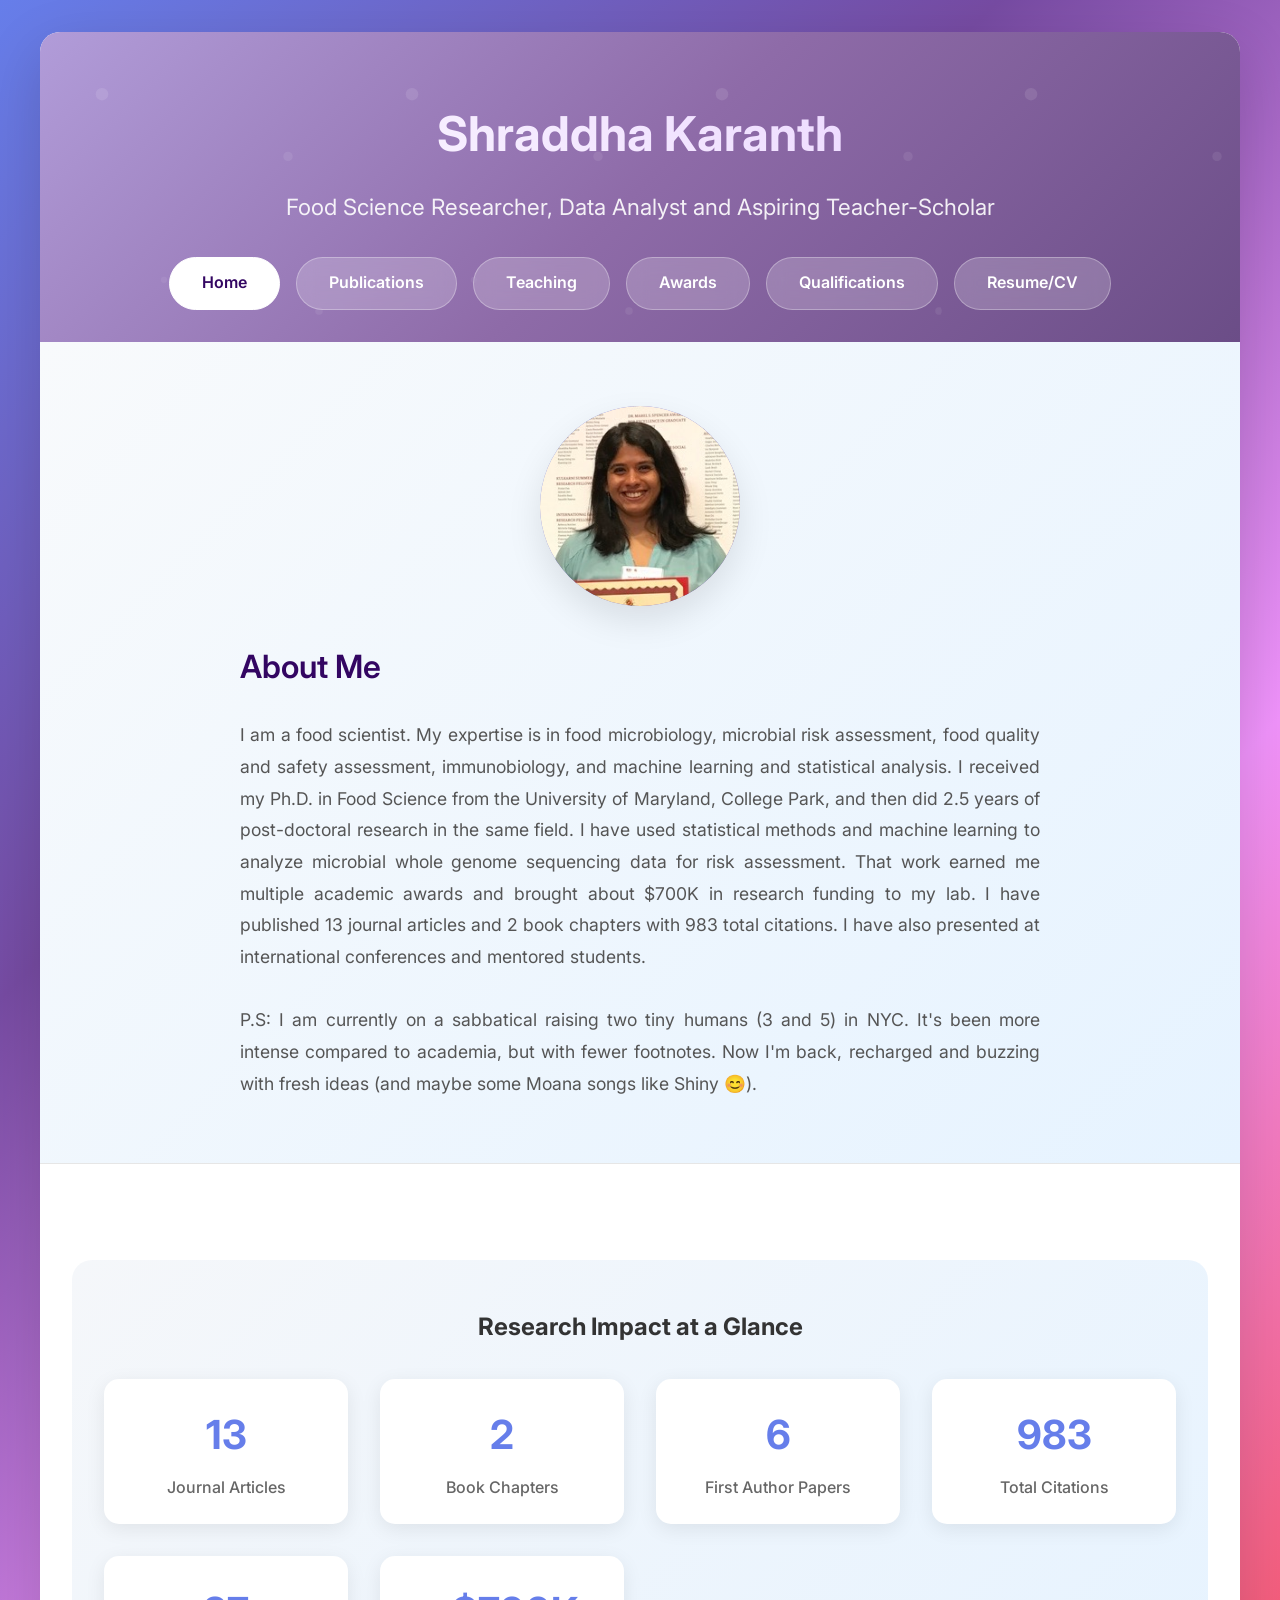
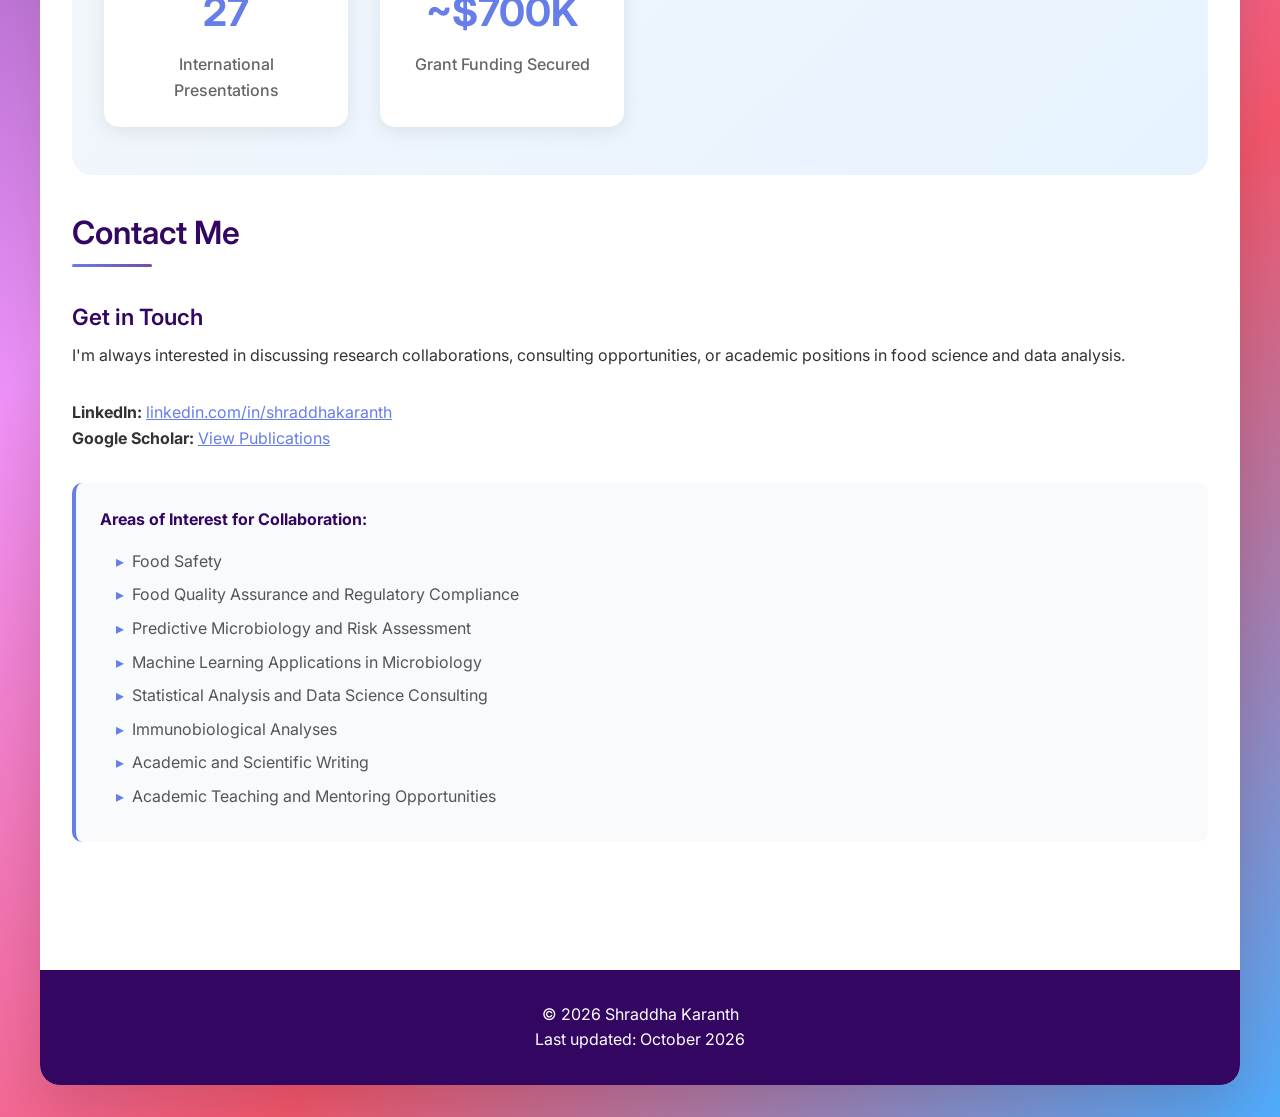
<file: index.html>
<!DOCTYPE html>
<html lang="en">
<head>
    <meta charset="UTF-8">
    <meta name="viewport" content="width=device-width, initial-scale=1.0">
    
    <!-- Primary Meta Tags -->
    <title>Shraddha Karanth - Food Science Researcher | Machine Learning &amp; Food Safety Expert</title>
    <meta name="description" content="PhD Food Scientist specializing in machine learning, microbial risk assessment, and genomic analysis. 13+ publications, 2 book chapters, close to 1,000 citations, $700K in grants. Expert in food safety and data science.">
    <meta name="author" content="Shraddha Karanth">
    <meta name="robots" content="index, follow, max-image-preview:large">
    <link rel="canonical" href="https://shraddhakaranth.github.io/">
    
    <!-- Open Graph / Facebook -->
    <meta property="og:type" content="website">
    <meta property="og:site_name" content="Shraddha Karanth">
    <meta property="og:locale" content="en_US">
    <meta property="og:url" content="https://shraddhakaranth.github.io/">
    <meta property="og:title" content="Shraddha Karanth - Food Science Researcher | Machine Learning Expert">
    <meta property="og:description" content="PhD Food Scientist with expertise in machine learning, microbial risk assessment, and genomic analysis. 13+ publications, 2 book chapters, close to 1,000 citations, $700K in research grants.">
    <meta property="og:image" content="https://shraddhakaranth.github.io/images/shraddha.jpeg">
    <meta property="og:image:width" content="221">
    <meta property="og:image:height" content="258">
    <meta property="og:image:alt" content="Shraddha Karanth, food science researcher">
    
    <!-- Twitter -->
    <meta name="twitter:card" content="summary">
    <meta name="twitter:title" content="Shraddha Karanth - Food Science Researcher | Machine Learning Expert">
    <meta name="twitter:description" content="PhD Food Scientist specializing in machine learning, microbial risk assessment, and genomic analysis. 13+ publications, 2 book chapters, close to 1,000 citations.">
    <meta name="twitter:image" content="https://shraddhakaranth.github.io/images/shraddha.jpeg">
    
    <link rel="preconnect" href="https://fonts.googleapis.com">
    <link rel="preconnect" href="https://fonts.gstatic.com" crossorigin>
    <link href="https://fonts.googleapis.com/css2?family=Inter:wght@300;400;500;600;700&display=swap" rel="stylesheet">
    <link rel="stylesheet" href="/assets/css/style.css">

    <script type="application/ld+json">
    {
      "@context": "https://schema.org",
      "@graph": [
        {
          "@type": "WebSite",
          "@id": "https://shraddhakaranth.github.io/#website",
          "url": "https://shraddhakaranth.github.io/",
          "name": "Shraddha Karanth",
          "inLanguage": "en-US",
          "publisher": { "@id": "https://shraddhakaranth.github.io/#person" }
        },
        {
          "@type": "ProfilePage",
          "@id": "https://shraddhakaranth.github.io/#profilepage",
          "url": "https://shraddhakaranth.github.io/",
          "name": "Shraddha Karanth - Food Science Researcher",
          "isPartOf": { "@id": "https://shraddhakaranth.github.io/#website" },
          "mainEntity": { "@id": "https://shraddhakaranth.github.io/#person" }
        },
        {
          "@type": "Person",
          "@id": "https://shraddhakaranth.github.io/#person",
          "name": "Shraddha Karanth",
          "url": "https://shraddhakaranth.github.io/",
          "image": "https://shraddhakaranth.github.io/images/shraddha.jpeg",
          "jobTitle": "Food Science Researcher",
          "description": "Food scientist with a Ph.D. in Food Science from the University of Maryland, College Park, working on machine learning and statistics for whole genome sequencing data in microbial risk assessment and food safety.",
          "alumniOf": [
            { "@type": "CollegeOrUniversity", "name": "University of Maryland, College Park" },
            { "@type": "CollegeOrUniversity", "name": "Lund University" },
            { "@type": "CollegeOrUniversity", "name": "Visvesvaraya Technological University" }
          ],
          "knowsAbout": ["Food safety", "Food microbiology", "Microbial risk assessment", "Whole genome sequencing", "Machine learning", "Statistical analysis", "Immunobiology"],
          "sameAs": [
            "https://www.linkedin.com/in/shraddhakaranth/",
            "https://scholar.google.com/citations?user=2CiW3YYAAAAJ"
          ]
        }
      ]
    }
    </script>
</head>
<body>
    <div class="container">
        <header>
            <div class="header-content">
                <h1>Shraddha Karanth</h1>
                <p class="subtitle">Food Science Researcher, Data Analyst and Aspiring Teacher-Scholar</p>
                
                <nav class="nav-buttons" aria-label="Main">
                    <a href="/" class="nav-btn" aria-current="page">Home</a>
                    <a href="/publications/" class="nav-btn">Publications</a>
                    <a href="/teaching/" class="nav-btn">Teaching</a>
                    <a href="/awards/" class="nav-btn">Awards</a>
                    <a href="/qualifications/" class="nav-btn">Qualifications</a>
                    <a href="/cv/" class="nav-btn">Resume/CV</a>
                </nav>
            </div>
        </header>

        <div class="about-section" role="region" aria-labelledby="about-heading">
            <div class="profile-photo">
                <img src="/images/shraddha.jpeg" alt="Shraddha Karanth, food science researcher">
            </div>
            <div class="about-text">
                <h2 id="about-heading">About Me</h2>
                <p>I am a food scientist. My expertise is in food microbiology, microbial risk assessment, food quality and safety assessment, immunobiology, and machine learning and statistical analysis. I received my Ph.D. in Food Science from the University of Maryland, College Park, and then did 2.5 years of post-doctoral research in the same field. I have used statistical methods and machine learning to analyze microbial whole genome sequencing data for risk assessment. That work earned me multiple academic awards and brought about $700K in research funding to my lab. I have published 13 journal articles and 2 book chapters with 983 total citations. I have also presented at international conferences and mentored students.</p>
                <br>
                <p>P.S: I am currently on a sabbatical raising two tiny humans (3 and 5) in NYC. It's been more intense compared to academia, but with fewer footnotes.
                Now I'm back, recharged and buzzing with fresh ideas (and maybe some Moana songs like Shiny 😊). </p>
            </div>
        </div>

        <main>
            <div class="highlight-stats">
                <h2>Research Impact at a Glance</h2>
                <div class="stats-grid">
                    <div class="stat-item">
                        <div class="stat-number">13</div>
                        <div class="stat-label">Journal Articles</div>
                    </div>
                    <div class="stat-item">
                        <div class="stat-number">2</div>
                        <div class="stat-label">Book Chapters</div>
                    </div>
                    <div class="stat-item">
                        <div class="stat-number">6</div>
                        <div class="stat-label">First Author Papers</div>
                    </div>
                    <div class="stat-item">
                        <div class="stat-number">983</div>
                        <div class="stat-label">Total Citations</div>
                    </div>
                    <div class="stat-item">
                        <div class="stat-number">27</div>
                        <div class="stat-label">International Presentations</div>
                    </div>
                    <div class="stat-item">
                        <div class="stat-number">~$700K</div>
                        <div class="stat-label">Grant Funding Secured</div>
                    </div>
                </div>
            </div>

            <section id="contact">
                <h2>Contact Me</h2>
                <div class="experience-item">
                    <h3>Get in Touch</h3>
                    <p>I'm always interested in discussing research collaborations, consulting opportunities, or academic positions in food science and data analysis.</p>
                    
                    <div style="margin-top: 2rem;">
                        <p><strong>LinkedIn:</strong> <a href="https://www.linkedin.com/in/shraddhakaranth/" style="color: #667eea;">linkedin.com/in/shraddhakaranth</a></p>
                        <p><strong>Google Scholar:</strong> <a href="https://scholar.google.com/citations?user=2CiW3YYAAAAJ&amp;hl=en" style="color: #667eea;">View Publications</a></p>
                    </div>

                    <div style="background: #f8fafc; padding: 1.5rem; border-radius: 10px; margin-top: 2rem; border-left: 4px solid #667eea;">
                        <h4 style="color: #330662; margin-bottom: 1rem;">Areas of Interest for Collaboration:</h4>
                        <ul style="color: #555; margin-left: 1rem;">
                            <li>Food Safety</li>
                            <li>Food Quality Assurance and Regulatory Compliance</li>
                            <li>Predictive Microbiology and Risk Assessment</li>
                            <li>Machine Learning Applications in Microbiology</li>
                            <li>Statistical Analysis and Data Science Consulting</li>
                            <li>Immunobiological Analyses</li>
                            <li>Academic and Scientific Writing</li> 
                            <li>Academic Teaching and Mentoring Opportunities</li>
                        </ul>
                    </div>
                </div>
            </section>
        </main>

        <footer>
            <p>&copy; 2026 Shraddha Karanth</p>
            <p>Last updated: October 2026</p>
        </footer>
    </div>
</body>
</html>
</file>
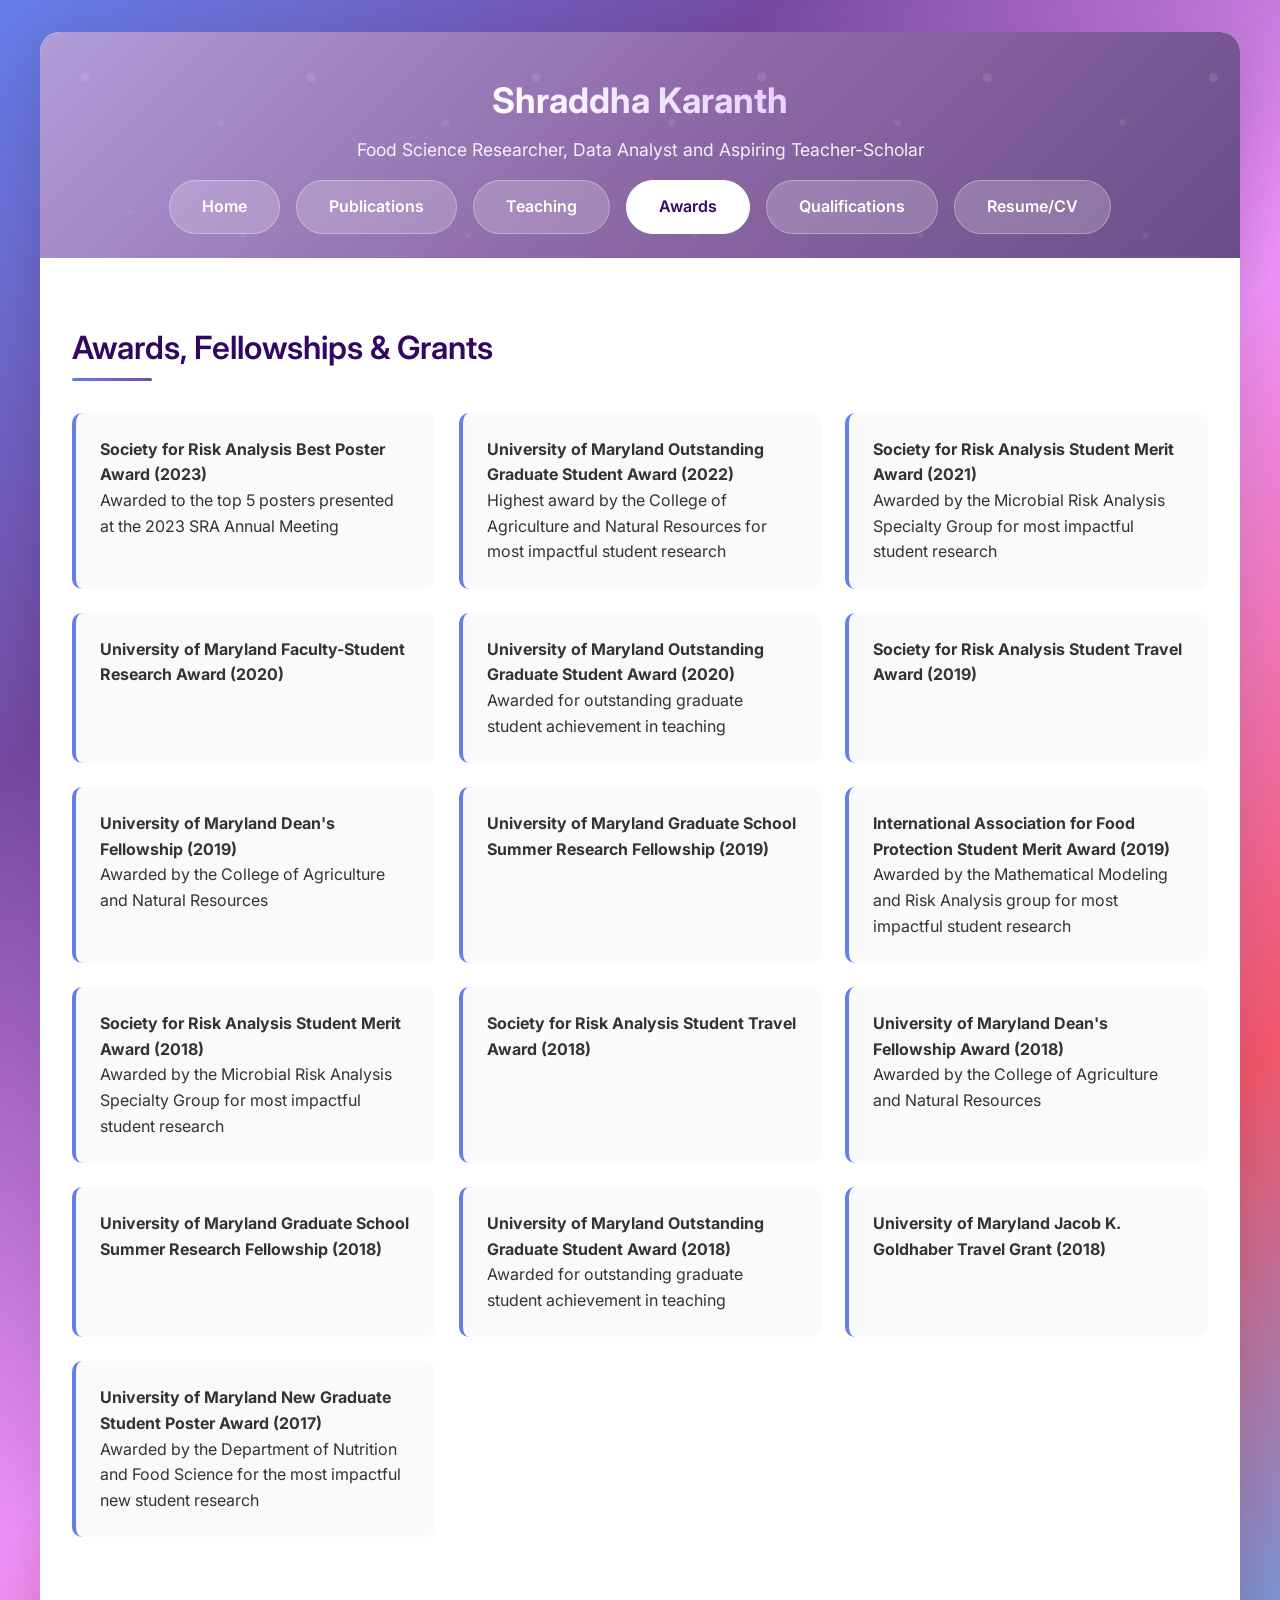
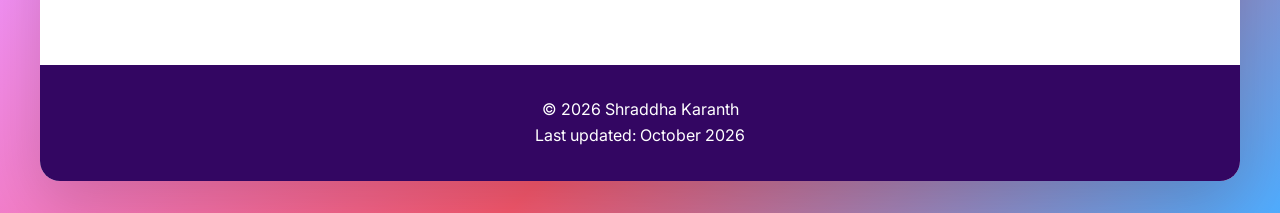
<file: awards/index.html>
<!DOCTYPE html>
<html lang="en">
<head>
    <meta charset="UTF-8">
    <meta name="viewport" content="width=device-width, initial-scale=1.0">
    <title>Shraddha Karanth - Awards, Fellowships &amp; Grants | Food Science Researcher</title>
    <meta name="description" content="Awards, fellowships, and travel grants for Shraddha Karanth from the University of Maryland, the Society for Risk Analysis, and the International Association for Food Protection.">
    <meta name="author" content="Shraddha Karanth">
    <meta name="robots" content="index, follow, max-image-preview:large">
    <link rel="canonical" href="https://shraddhakaranth.github.io/awards/">

    <!-- Open Graph / Facebook -->
    <meta property="og:type" content="website">
    <meta property="og:site_name" content="Shraddha Karanth">
    <meta property="og:locale" content="en_US">
    <meta property="og:url" content="https://shraddhakaranth.github.io/awards/">
    <meta property="og:title" content="Shraddha Karanth - Awards, Fellowships &amp; Grants | Food Science Researcher">
    <meta property="og:description" content="Awards, fellowships, and travel grants for Shraddha Karanth from the University of Maryland, the Society for Risk Analysis, and the International Association for Food Protection.">
    <meta property="og:image" content="https://shraddhakaranth.github.io/images/shraddha.jpeg">
    <meta property="og:image:width" content="221">
    <meta property="og:image:height" content="258">
    <meta property="og:image:alt" content="Shraddha Karanth, food science researcher">

    <!-- Twitter -->
    <meta name="twitter:card" content="summary">
    <meta name="twitter:title" content="Shraddha Karanth - Awards, Fellowships &amp; Grants | Food Science Researcher">
    <meta name="twitter:description" content="Awards, fellowships, and travel grants for Shraddha Karanth from the University of Maryland, the Society for Risk Analysis, and the International Association for Food Protection.">
    <meta name="twitter:image" content="https://shraddhakaranth.github.io/images/shraddha.jpeg">

    <link rel="preconnect" href="https://fonts.googleapis.com">
    <link rel="preconnect" href="https://fonts.gstatic.com" crossorigin>
    <link href="https://fonts.googleapis.com/css2?family=Inter:wght@300;400;500;600;700&display=swap" rel="stylesheet">
    <link rel="stylesheet" href="/assets/css/style.css">

    <script type="application/ld+json">
    {
      "@context": "https://schema.org",
      "@graph": [
        {
          "@type": "WebPage",
          "@id": "https://shraddhakaranth.github.io/awards/#webpage",
          "url": "https://shraddhakaranth.github.io/awards/",
          "name": "Shraddha Karanth - Awards, Fellowships and Grants",
          "isPartOf": { "@type": "WebSite", "@id": "https://shraddhakaranth.github.io/#website", "url": "https://shraddhakaranth.github.io/", "name": "Shraddha Karanth" },
          "about": { "@type": "Person", "@id": "https://shraddhakaranth.github.io/#person", "name": "Shraddha Karanth", "url": "https://shraddhakaranth.github.io/" },
          "breadcrumb": { "@id": "https://shraddhakaranth.github.io/awards/#breadcrumb" }
        },
        {
          "@type": "BreadcrumbList",
          "@id": "https://shraddhakaranth.github.io/awards/#breadcrumb",
          "itemListElement": [
            { "@type": "ListItem", "position": 1, "name": "Home", "item": "https://shraddhakaranth.github.io/" },
            { "@type": "ListItem", "position": 2, "name": "Awards", "item": "https://shraddhakaranth.github.io/awards/" }
          ]
        }
      ]
    }
    </script>
</head>
<body>
    <div class="container">
        <header class="compact">
            <div class="header-content">
                <p class="site-name"><a href="/">Shraddha Karanth</a></p>
                <p class="subtitle">Food Science Researcher, Data Analyst and Aspiring Teacher-Scholar</p>

                <nav class="nav-buttons" aria-label="Main">
                    <a href="/" class="nav-btn">Home</a>
                    <a href="/publications/" class="nav-btn">Publications</a>
                    <a href="/teaching/" class="nav-btn">Teaching</a>
                    <a href="/awards/" class="nav-btn" aria-current="page">Awards</a>
                    <a href="/qualifications/" class="nav-btn">Qualifications</a>
                    <a href="/cv/" class="nav-btn">Resume/CV</a>
                </nav>
            </div>
        </header>

        <main>
            <section id="awards">
                <h1 class="page-title">Awards, Fellowships &amp; Grants</h1>
                <div class="awards-list">
                    <div class="award-item">
                        <h4>Society for Risk Analysis Best Poster Award (2023)</h4>
                        <p>Awarded to the top 5 posters presented at the 2023 SRA Annual Meeting</p>
                    </div>
                    <div class="award-item">
                        <h4>University of Maryland Outstanding Graduate Student Award (2022)</h4>
                        <p>Highest award by the College of Agriculture and Natural Resources for most impactful student research</p>
                    </div>
                    <div class="award-item">
                        <h4>Society for Risk Analysis Student Merit Award (2021)</h4>
                        <p>Awarded by the Microbial Risk Analysis Specialty Group for most impactful student research</p>
                    </div>
                    <div class="award-item">
                        <h4>University of Maryland Faculty-Student Research Award (2020)</h4>
                    </div>
                    <div class="award-item">
                        <h4>University of Maryland Outstanding Graduate Student Award (2020)</h4>
                        <p>Awarded for outstanding graduate student achievement in teaching</p>
                    </div>
                    <div class="award-item">
                        <h4>Society for Risk Analysis Student Travel Award (2019)</h4>
                    </div>
                    <div class="award-item">
                        <h4>University of Maryland Dean's Fellowship (2019)</h4>
                        <p>Awarded by the College of Agriculture and Natural Resources</p>
                    </div>
                    <div class="award-item">
                        <h4>University of Maryland Graduate School Summer Research Fellowship (2019)</h4>
                    </div>
                    <div class="award-item">
                        <h4>International Association for Food Protection Student Merit Award (2019)</h4>
                        <p>Awarded by the Mathematical Modeling and Risk Analysis group for most impactful student research</p>
                    </div>
                    <div class="award-item">
                        <h4>Society for Risk Analysis Student Merit Award (2018)</h4>
                        <p>Awarded by the Microbial Risk Analysis Specialty Group for most impactful student research</p>
                    </div>
                    <div class="award-item">
                        <h4>Society for Risk Analysis Student Travel Award (2018)</h4>
                    </div>
                    <div class="award-item">
                        <h4>University of Maryland Dean's Fellowship Award (2018)</h4>
                        <p>Awarded by the College of Agriculture and Natural Resources</p>
                    </div>
                    <div class="award-item">
                        <h4>University of Maryland Graduate School Summer Research Fellowship (2018)</h4>
                    </div>
                    <div class="award-item">
                        <h4>University of Maryland Outstanding Graduate Student Award (2018)</h4>
                        <p>Awarded for outstanding graduate student achievement in teaching</p>
                    </div>
                    <div class="award-item">
                        <h4>University of Maryland Jacob K. Goldhaber Travel Grant (2018)</h4>
                    </div>
                    <div class="award-item">
                        <h4>University of Maryland New Graduate Student Poster Award (2017)</h4>
                        <p>Awarded by the Department of Nutrition and Food Science for the most impactful new student research</p>
                    </div>
                </div>
            </section>
        </main>

        <footer>
            <p>&copy; 2026 Shraddha Karanth</p>
            <p>Last updated: October 2026</p>
        </footer>
    </div>
</body>
</html>
</file>
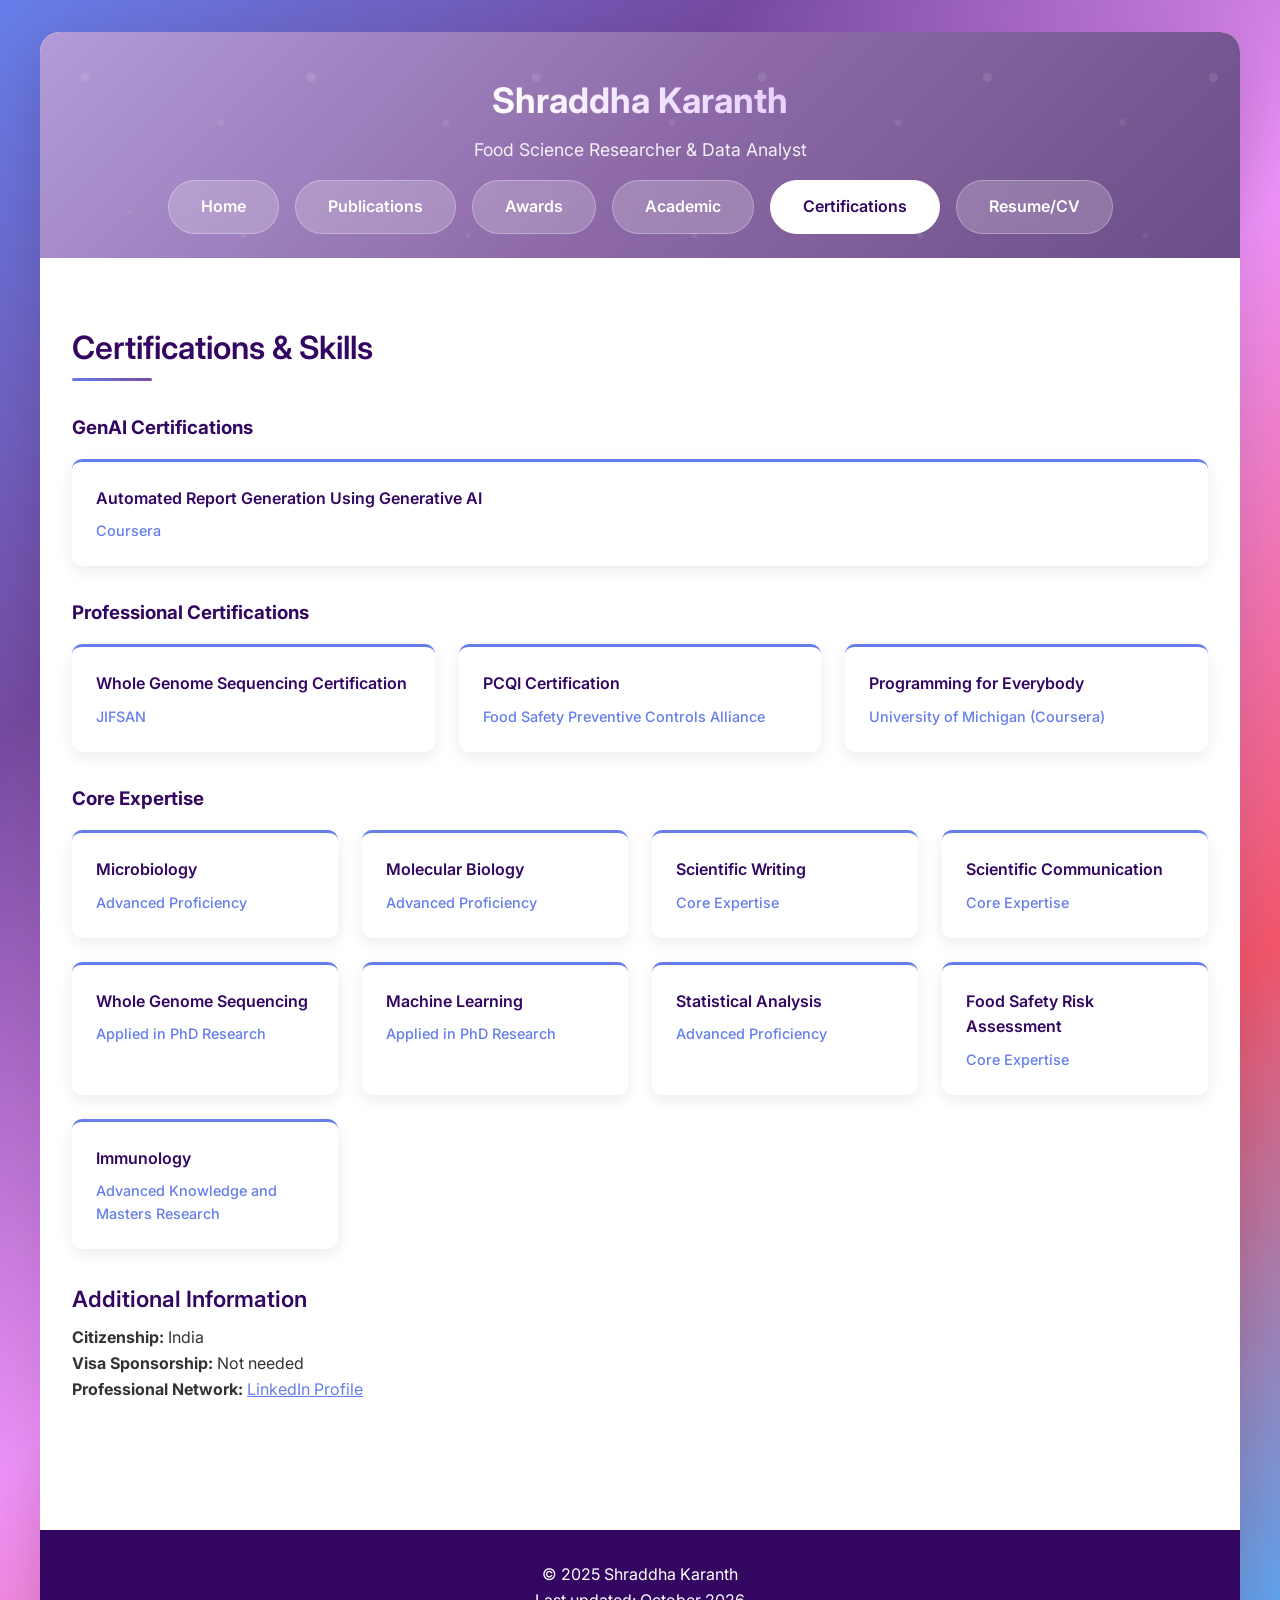
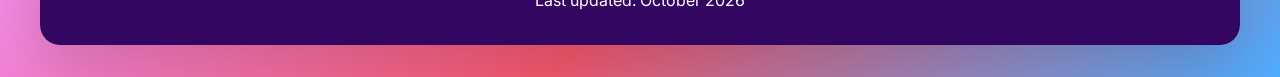
<file: certifications/index.html>
<!DOCTYPE html>
<html lang="en">
<head>
    <meta charset="UTF-8">
    <meta name="viewport" content="width=device-width, initial-scale=1.0">
    <title>Shraddha Karanth - Certifications &amp; Skills | Food Safety, Genomics &amp; Machine Learning</title>
    <meta name="description" content="Certifications and core skills of Shraddha Karanth, including whole genome sequencing, PCQI, machine learning, statistics, and food safety risk assessment.">
    <meta name="author" content="Shraddha Karanth">
    <meta name="robots" content="index, follow, max-image-preview:large">
    <link rel="canonical" href="https://shraddhakaranth.github.io/certifications/">

    <!-- Open Graph / Facebook -->
    <meta property="og:type" content="website">
    <meta property="og:site_name" content="Shraddha Karanth">
    <meta property="og:locale" content="en_US">
    <meta property="og:url" content="https://shraddhakaranth.github.io/certifications/">
    <meta property="og:title" content="Shraddha Karanth - Certifications &amp; Skills | Food Safety, Genomics &amp; Machine Learning">
    <meta property="og:description" content="Certifications and core skills of Shraddha Karanth, including whole genome sequencing, PCQI, machine learning, statistics, and food safety risk assessment.">
    <meta property="og:image" content="https://shraddhakaranth.github.io/images/shraddha.jpeg">
    <meta property="og:image:width" content="221">
    <meta property="og:image:height" content="258">
    <meta property="og:image:alt" content="Shraddha Karanth, food science researcher">

    <!-- Twitter -->
    <meta name="twitter:card" content="summary">
    <meta name="twitter:title" content="Shraddha Karanth - Certifications &amp; Skills | Food Safety, Genomics &amp; Machine Learning">
    <meta name="twitter:description" content="Certifications and core skills of Shraddha Karanth, including whole genome sequencing, PCQI, machine learning, statistics, and food safety risk assessment.">
    <meta name="twitter:image" content="https://shraddhakaranth.github.io/images/shraddha.jpeg">

    <link rel="preconnect" href="https://fonts.googleapis.com">
    <link rel="preconnect" href="https://fonts.gstatic.com" crossorigin>
    <link href="https://fonts.googleapis.com/css2?family=Inter:wght@300;400;500;600;700&display=swap" rel="stylesheet">
    <link rel="stylesheet" href="/assets/css/style.css">

    <script type="application/ld+json">
    {
      "@context": "https://schema.org",
      "@graph": [
        {
          "@type": "WebPage",
          "@id": "https://shraddhakaranth.github.io/certifications/#webpage",
          "url": "https://shraddhakaranth.github.io/certifications/",
          "name": "Shraddha Karanth - Certifications and Skills",
          "isPartOf": { "@type": "WebSite", "@id": "https://shraddhakaranth.github.io/#website", "url": "https://shraddhakaranth.github.io/", "name": "Shraddha Karanth" },
          "about": { "@type": "Person", "@id": "https://shraddhakaranth.github.io/#person", "name": "Shraddha Karanth", "url": "https://shraddhakaranth.github.io/" },
          "breadcrumb": { "@id": "https://shraddhakaranth.github.io/certifications/#breadcrumb" }
        },
        {
          "@type": "BreadcrumbList",
          "@id": "https://shraddhakaranth.github.io/certifications/#breadcrumb",
          "itemListElement": [
            { "@type": "ListItem", "position": 1, "name": "Home", "item": "https://shraddhakaranth.github.io/" },
            { "@type": "ListItem", "position": 2, "name": "Certifications", "item": "https://shraddhakaranth.github.io/certifications/" }
          ]
        }
      ]
    }
    </script>
</head>
<body>
    <div class="container">
        <header class="compact">
            <div class="header-content">
                <p class="site-name"><a href="/">Shraddha Karanth</a></p>
                <p class="subtitle">Food Science Researcher &amp; Data Analyst</p>

                <nav class="nav-buttons" aria-label="Main">
                    <a href="/" class="nav-btn">Home</a>
                    <a href="/publications/" class="nav-btn">Publications</a>
                    <a href="/awards/" class="nav-btn">Awards</a>
                    <a href="/academic/" class="nav-btn">Academic</a>
                    <a href="/certifications/" class="nav-btn" aria-current="page">Certifications</a>
                    <a href="/cv/" class="nav-btn">Resume/CV</a>
                </nav>
            </div>
        </header>

        <main>
            <section id="certifications">
                <h1 class="page-title">Certifications &amp; Skills</h1>

                <h3 style="color: #330662; margin-bottom: 1rem;">GenAI Certifications</h3>
                <div class="cert-grid">
                    <div class="cert-item">
                        <h4><a href="https://www.coursera.org/learn/automated-report-generation-using-generative-ai" target="_blank" style="color: #330662; text-decoration: none;">Automated Report Generation Using Generative AI</a></h4>
                        <div class="cert-provider">Coursera</div>
                    </div>
                </div>

                <h3 style="color: #330662; margin: 2rem 0 1rem 0;">Professional Certifications</h3>
                <div class="cert-grid">
                    <div class="cert-item">
                        <h4>Whole Genome Sequencing Certification</h4>
                        <div class="cert-provider">JIFSAN</div>
                    </div>
                    <div class="cert-item">
                        <h4>PCQI Certification</h4>
                        <div class="cert-provider">Food Safety Preventive Controls Alliance</div>
                    </div>
                    <div class="cert-item">
                        <h4>Programming for Everybody</h4>
                        <div class="cert-provider">University of Michigan (Coursera)</div>
                    </div>
                </div>

                <h3 style="color: #330662; margin: 2rem 0 1rem 0;">Core Expertise</h3>
                <div class="cert-grid">
                    <div class="cert-item">
                        <h4>Microbiology</h4>
                        <div class="cert-provider">Advanced Proficiency</div>
                    </div>
                    <div class="cert-item">
                        <h4>Molecular Biology</h4>
                        <div class="cert-provider">Advanced Proficiency</div>
                    </div>
                    <div class="cert-item">
                        <h4>Scientific Writing</h4>
                        <div class="cert-provider">Core Expertise</div>
                    </div>
                    <div class="cert-item">
                        <h4>Scientific Communication</h4>
                        <div class="cert-provider">Core Expertise</div>
                    </div>
                    <div class="cert-item">
                        <h4>Whole Genome Sequencing</h4>
                        <div class="cert-provider">Applied in PhD Research</div>
                    </div>
                    <div class="cert-item">
                        <h4>Machine Learning</h4>
                        <div class="cert-provider">Applied in PhD Research</div>
                    </div>
                    <div class="cert-item">
                        <h4>Statistical Analysis</h4>
                        <div class="cert-provider">Advanced Proficiency</div>
                    </div>
                    <div class="cert-item">
                        <h4>Food Safety Risk Assessment</h4>
                        <div class="cert-provider">Core Expertise</div>
                    </div>
                    <div class="cert-item">
                        <h4>Immunology</h4>
                        <div class="cert-provider">Advanced Knowledge and Masters Research</div>
                    </div>
                </div>

                <div class="experience-item" style="margin-top: 2rem;">
                    <h3>Additional Information</h3>
                    <p><strong>Citizenship:</strong> India</p>
                    <p><strong>Visa Sponsorship:</strong> Not needed</p>
                    <p><strong>Professional Network:</strong> <a href="https://www.linkedin.com/in/shraddhakaranth/" style="color: #667eea;">LinkedIn Profile</a></p>
                </div>
            </section>
        </main>

        <footer>
            <p>&copy; 2025 Shraddha Karanth</p>
            <p>Last updated: October 2026</p>
        </footer>
    </div>
</body>
</html>
</file>
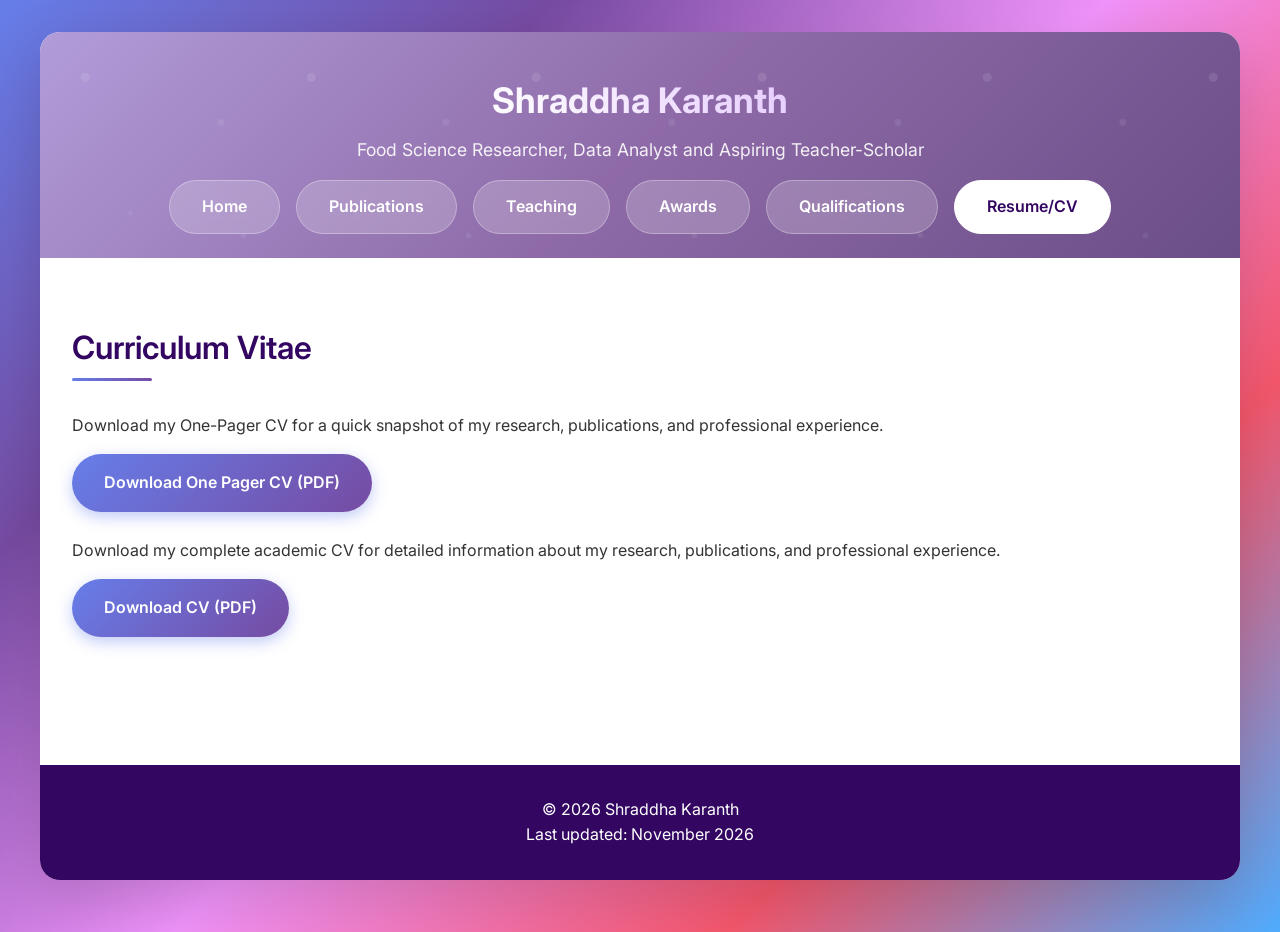
<file: cv/index.html>
<!DOCTYPE html>
<html lang="en">
<head>
    <meta charset="UTF-8">
    <meta name="viewport" content="width=device-width, initial-scale=1.0">
    <title>Shraddha Karanth - Curriculum Vitae (CV) | Food Science Researcher</title>
    <meta name="description" content="Download the full CV and one-page resume of Shraddha Karanth, a food science researcher working on machine learning, microbial risk assessment, and food safety.">
    <meta name="author" content="Shraddha Karanth">
    <meta name="robots" content="index, follow, max-image-preview:large">
    <link rel="canonical" href="https://shraddhakaranth.github.io/cv/">

    <!-- Open Graph / Facebook -->
    <meta property="og:type" content="website">
    <meta property="og:site_name" content="Shraddha Karanth">
    <meta property="og:locale" content="en_US">
    <meta property="og:url" content="https://shraddhakaranth.github.io/cv/">
    <meta property="og:title" content="Shraddha Karanth - Curriculum Vitae (CV) | Food Science Researcher">
    <meta property="og:description" content="Download the full CV and one-page resume of Shraddha Karanth, a food science researcher working on machine learning, microbial risk assessment, and food safety.">
    <meta property="og:image" content="https://shraddhakaranth.github.io/images/shraddha.jpeg">
    <meta property="og:image:width" content="221">
    <meta property="og:image:height" content="258">
    <meta property="og:image:alt" content="Shraddha Karanth, food science researcher">

    <!-- Twitter -->
    <meta name="twitter:card" content="summary">
    <meta name="twitter:title" content="Shraddha Karanth - Curriculum Vitae (CV) | Food Science Researcher">
    <meta name="twitter:description" content="Download the full CV and one-page resume of Shraddha Karanth, a food science researcher working on machine learning, microbial risk assessment, and food safety.">
    <meta name="twitter:image" content="https://shraddhakaranth.github.io/images/shraddha.jpeg">

    <link rel="preconnect" href="https://fonts.googleapis.com">
    <link rel="preconnect" href="https://fonts.gstatic.com" crossorigin>
    <link href="https://fonts.googleapis.com/css2?family=Inter:wght@300;400;500;600;700&display=swap" rel="stylesheet">
    <link rel="stylesheet" href="/assets/css/style.css">

    <script type="application/ld+json">
    {
      "@context": "https://schema.org",
      "@graph": [
        {
          "@type": "WebPage",
          "@id": "https://shraddhakaranth.github.io/cv/#webpage",
          "url": "https://shraddhakaranth.github.io/cv/",
          "name": "Shraddha Karanth - Curriculum Vitae",
          "isPartOf": { "@type": "WebSite", "@id": "https://shraddhakaranth.github.io/#website", "url": "https://shraddhakaranth.github.io/", "name": "Shraddha Karanth" },
          "about": { "@type": "Person", "@id": "https://shraddhakaranth.github.io/#person", "name": "Shraddha Karanth", "url": "https://shraddhakaranth.github.io/" },
          "breadcrumb": { "@id": "https://shraddhakaranth.github.io/cv/#breadcrumb" }
        },
        {
          "@type": "BreadcrumbList",
          "@id": "https://shraddhakaranth.github.io/cv/#breadcrumb",
          "itemListElement": [
            { "@type": "ListItem", "position": 1, "name": "Home", "item": "https://shraddhakaranth.github.io/" },
            { "@type": "ListItem", "position": 2, "name": "Resume/CV", "item": "https://shraddhakaranth.github.io/cv/" }
          ]
        }
      ]
    }
    </script>
</head>
<body>
    <div class="container">
        <header class="compact">
            <div class="header-content">
                <p class="site-name"><a href="/">Shraddha Karanth</a></p>
                <p class="subtitle">Food Science Researcher, Data Analyst and Aspiring Teacher-Scholar</p>

                <nav class="nav-buttons" aria-label="Main">
                    <a href="/" class="nav-btn">Home</a>
                    <a href="/publications/" class="nav-btn">Publications</a>
                    <a href="/teaching/" class="nav-btn">Teaching</a>
                    <a href="/awards/" class="nav-btn">Awards</a>
                    <a href="/qualifications/" class="nav-btn">Qualifications</a>
                    <a href="/cv/" class="nav-btn" aria-current="page">Resume/CV</a>
                </nav>
            </div>
        </header>

        <main>
            <section id="cv">
                <h1 class="page-title">Curriculum Vitae</h1>
                <div class="experience-item">
                    <p>Download my One-Pager CV for a quick snapshot of my research, publications, and professional experience.</p>
                    <p style="margin-top: 1rem;">
                        <a href="/files/Shraddha_Karanth_OnePager.pdf" target="_blank" style="display: inline-block; background: linear-gradient(135deg, #667eea 0%, #764ba2 100%); color: white; padding: 1rem 2rem; border-radius: 50px; text-decoration: none; font-weight: 600; transition: all 0.3s ease; box-shadow: 0 5px 15px rgba(102, 126, 234, 0.4);">
                            Download One Pager CV (PDF)
                        </a>
                    </p>
                    <br>
                    <p>Download my complete academic CV for detailed information about my research, publications, and professional experience.</p>
                    <p style="margin-top: 1rem;">
                        <a href="/files/Shraddha_Karanth_CV.pdf" target="_blank" style="display: inline-block; background: linear-gradient(135deg, #667eea 0%, #764ba2 100%); color: white; padding: 1rem 2rem; border-radius: 50px; text-decoration: none; font-weight: 600; transition: all 0.3s ease; box-shadow: 0 5px 15px rgba(102, 126, 234, 0.4);">
                            Download CV (PDF)
                        </a>
                    </p>
                </div>
            </section>
        </main>

        <footer>
            <p>&copy; 2026 Shraddha Karanth</p>
            <p>Last updated: November 2026</p>
        </footer>
    </div>
</body>
</html>
</file>
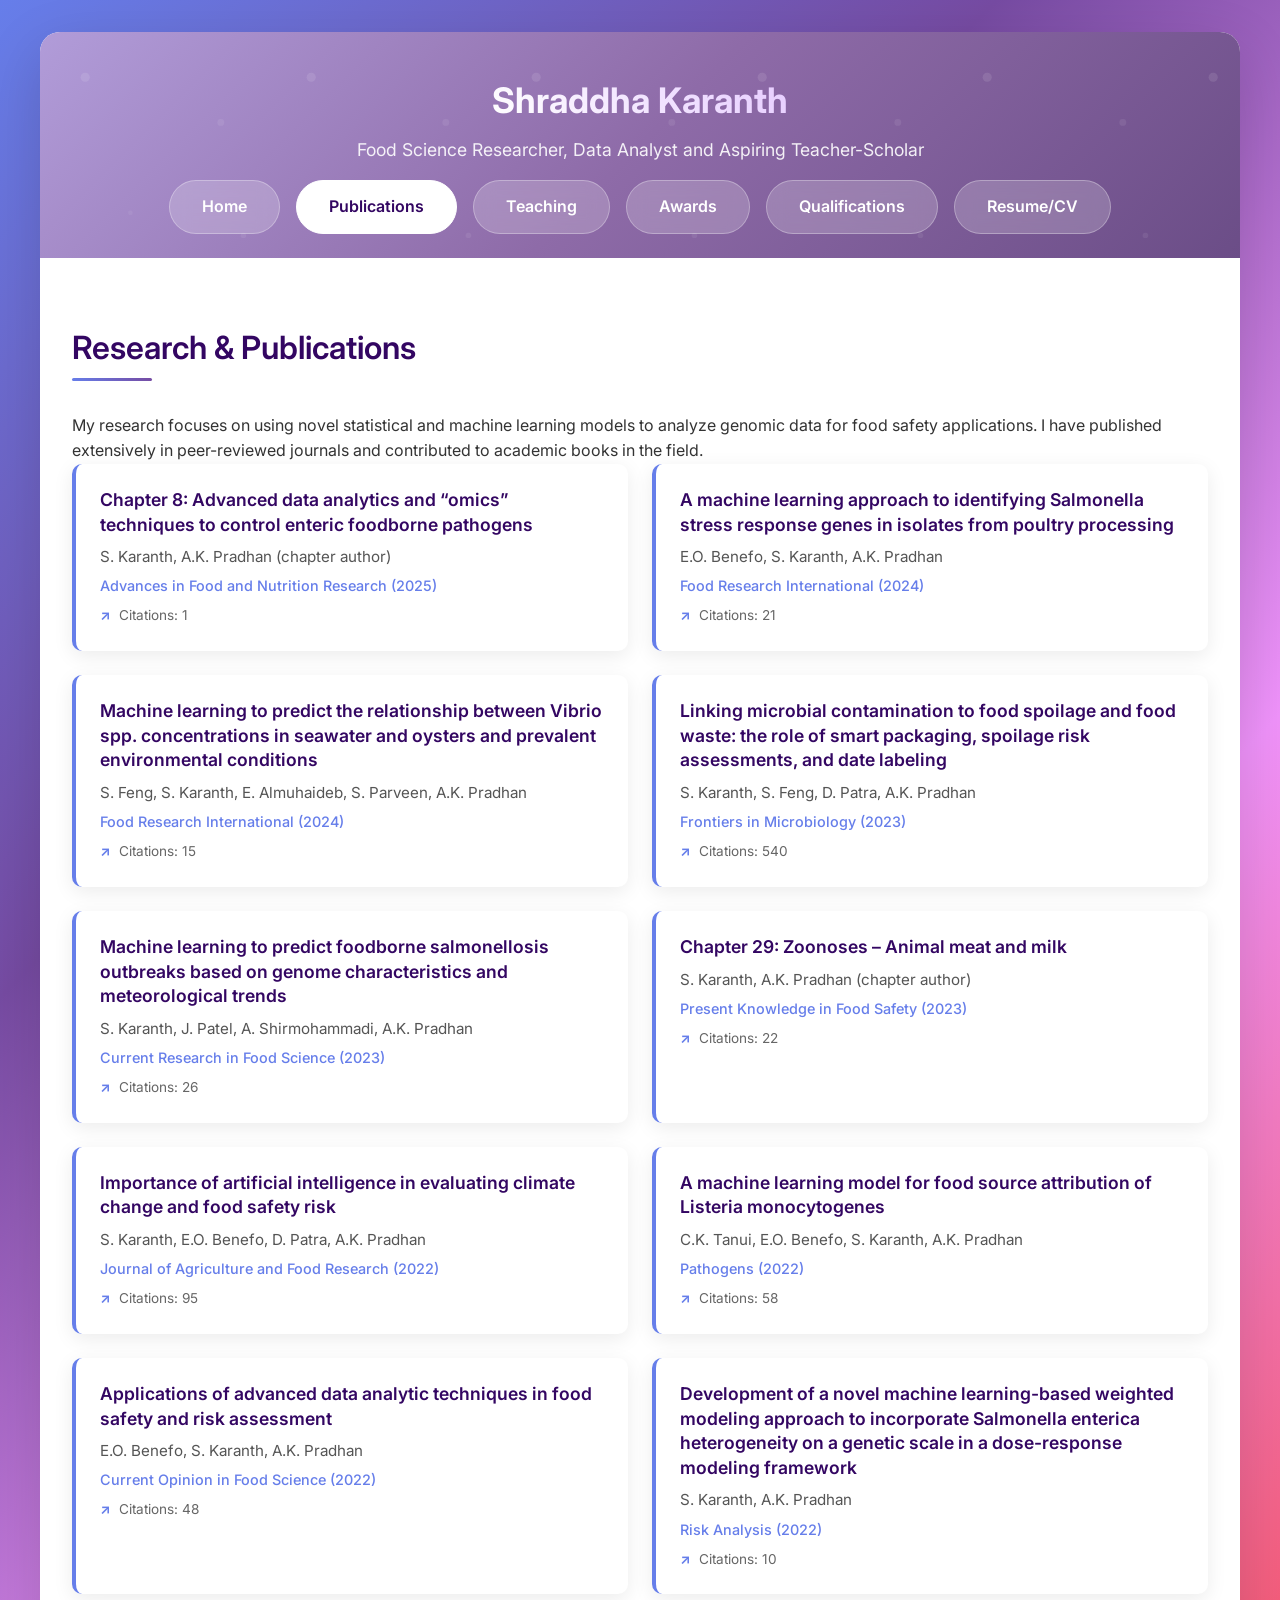
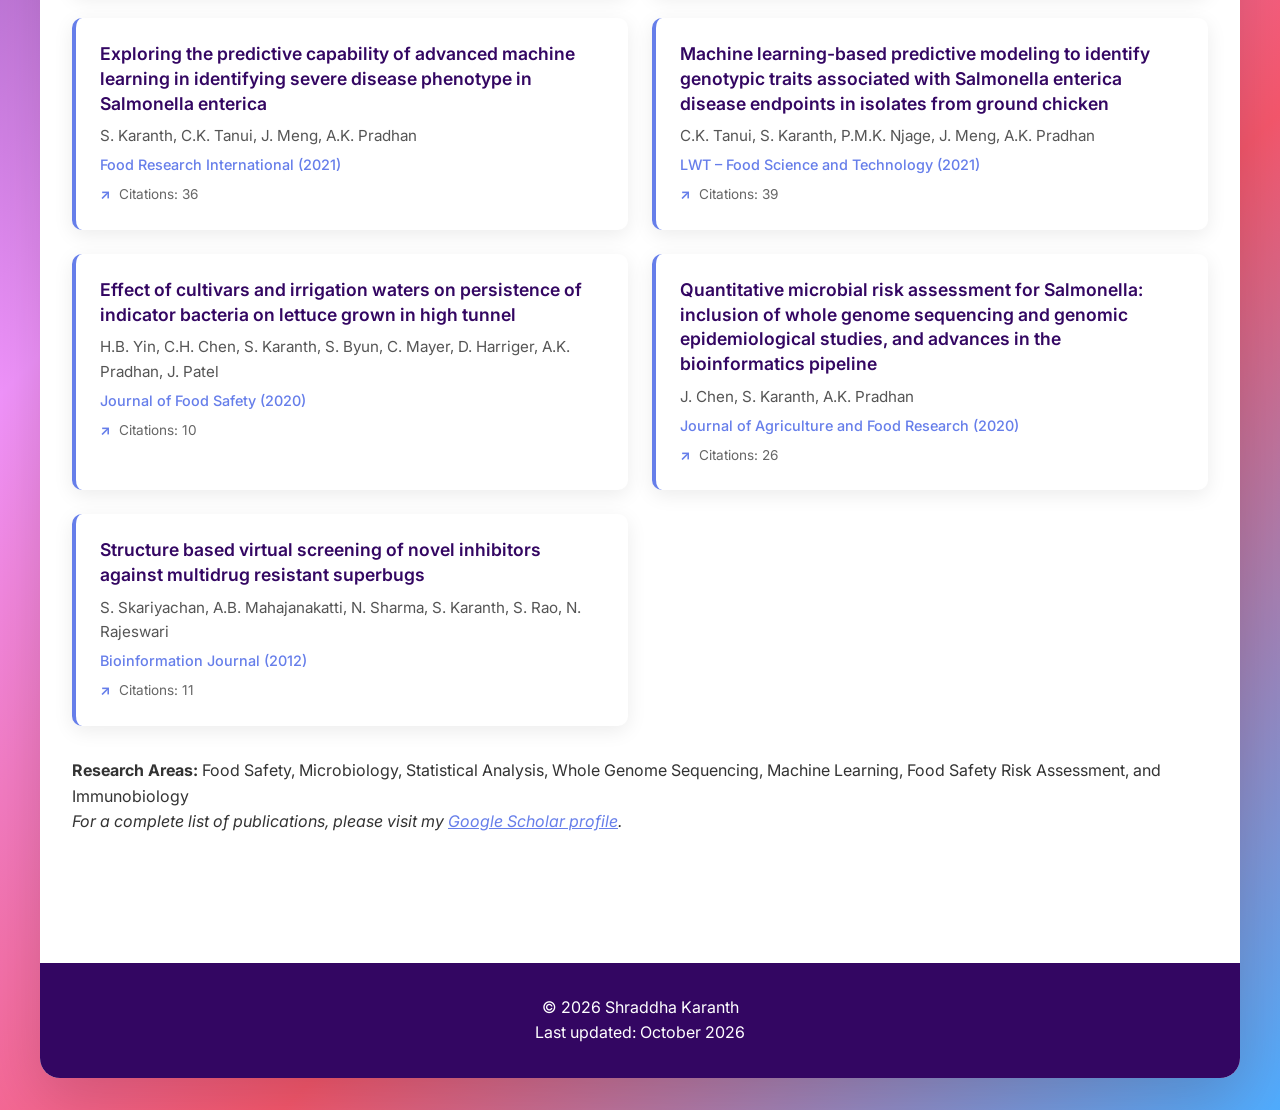
<file: publications/index.html>
<!DOCTYPE html>
<html lang="en">
<head>
    <meta charset="UTF-8">
    <meta name="viewport" content="width=device-width, initial-scale=1.0">
    <title>Shraddha Karanth - Publications | Food Safety &amp; Machine Learning Research</title>
    <meta name="description" content="Journal articles and book chapters by Shraddha Karanth on machine learning, microbial risk assessment, and genomics in food safety, with citation counts.">
    <meta name="author" content="Shraddha Karanth">
    <meta name="robots" content="index, follow, max-image-preview:large">
    <link rel="canonical" href="https://shraddhakaranth.github.io/publications/">

    <!-- Open Graph / Facebook -->
    <meta property="og:type" content="website">
    <meta property="og:site_name" content="Shraddha Karanth">
    <meta property="og:locale" content="en_US">
    <meta property="og:url" content="https://shraddhakaranth.github.io/publications/">
    <meta property="og:title" content="Shraddha Karanth - Publications | Food Safety &amp; Machine Learning Research">
    <meta property="og:description" content="Journal articles and book chapters by Shraddha Karanth on machine learning, microbial risk assessment, and genomics in food safety, with citation counts.">
    <meta property="og:image" content="https://shraddhakaranth.github.io/images/shraddha.jpeg">
    <meta property="og:image:width" content="221">
    <meta property="og:image:height" content="258">
    <meta property="og:image:alt" content="Shraddha Karanth, food science researcher">

    <!-- Twitter -->
    <meta name="twitter:card" content="summary">
    <meta name="twitter:title" content="Shraddha Karanth - Publications | Food Safety &amp; Machine Learning Research">
    <meta name="twitter:description" content="Journal articles and book chapters by Shraddha Karanth on machine learning, microbial risk assessment, and genomics in food safety, with citation counts.">
    <meta name="twitter:image" content="https://shraddhakaranth.github.io/images/shraddha.jpeg">

    <link rel="preconnect" href="https://fonts.googleapis.com">
    <link rel="preconnect" href="https://fonts.gstatic.com" crossorigin>
    <link href="https://fonts.googleapis.com/css2?family=Inter:wght@300;400;500;600;700&display=swap" rel="stylesheet">
    <link rel="stylesheet" href="/assets/css/style.css">

    <script type="application/ld+json">
    {
      "@context": "https://schema.org",
      "@graph": [
        {
          "@type": "WebPage",
          "@id": "https://shraddhakaranth.github.io/publications/#webpage",
          "url": "https://shraddhakaranth.github.io/publications/",
          "name": "Shraddha Karanth - Publications",
          "isPartOf": { "@type": "WebSite", "@id": "https://shraddhakaranth.github.io/#website", "url": "https://shraddhakaranth.github.io/", "name": "Shraddha Karanth" },
          "about": { "@type": "Person", "@id": "https://shraddhakaranth.github.io/#person", "name": "Shraddha Karanth", "url": "https://shraddhakaranth.github.io/" },
          "breadcrumb": { "@id": "https://shraddhakaranth.github.io/publications/#breadcrumb" }
        },
        {
          "@type": "BreadcrumbList",
          "@id": "https://shraddhakaranth.github.io/publications/#breadcrumb",
          "itemListElement": [
            { "@type": "ListItem", "position": 1, "name": "Home", "item": "https://shraddhakaranth.github.io/" },
            { "@type": "ListItem", "position": 2, "name": "Publications", "item": "https://shraddhakaranth.github.io/publications/" }
          ]
        }
      ]
    }
    </script>
</head>
<body>
    <div class="container">
        <header class="compact">
            <div class="header-content">
                <p class="site-name"><a href="/">Shraddha Karanth</a></p>
                <p class="subtitle">Food Science Researcher, Data Analyst and Aspiring Teacher-Scholar</p>

                <nav class="nav-buttons" aria-label="Main">
                    <a href="/" class="nav-btn">Home</a>
                    <a href="/publications/" class="nav-btn" aria-current="page">Publications</a>
                    <a href="/teaching/" class="nav-btn">Teaching</a>
                    <a href="/awards/" class="nav-btn">Awards</a>
                    <a href="/qualifications/" class="nav-btn">Qualifications</a>
                    <a href="/cv/" class="nav-btn">Resume/CV</a>
                </nav>
            </div>
        </header>

        <main>
            <section id="papers">
                <h1 class="page-title">Research &amp; Publications</h1>
                <p>My research focuses on using novel statistical and machine learning models to analyze genomic data for food safety applications. I have published extensively in peer-reviewed journals and contributed to academic books in the field.</p>

                <div class="paper-grid">
                    <div class="paper-item">
                        <div class="paper-title">Chapter 8: Advanced data analytics and “omics” techniques to control enteric foodborne pathogens</div>
                        <div class="paper-authors">S. Karanth, A.K. Pradhan (chapter author)</div>
                        <div class="paper-journal">Advances in Food and Nutrition Research (2025)</div>
                        <div class="paper-citation"><span class="citation-arrow">↗</span> Citations: 1</div>
                    </div>

                    <div class="paper-item">
                        <div class="paper-title">A machine learning approach to identifying Salmonella stress response genes in isolates from poultry processing</div>
                        <div class="paper-authors">E.O. Benefo, S. Karanth, A.K. Pradhan</div>
                        <div class="paper-journal">Food Research International (2024)</div>
                        <div class="paper-citation"><span class="citation-arrow">↗</span> Citations: 21</div>
                    </div>

                    <div class="paper-item">
                        <div class="paper-title">Machine learning to predict the relationship between Vibrio spp. concentrations in seawater and oysters and prevalent environmental conditions</div>
                        <div class="paper-authors">S. Feng, S. Karanth, E. Almuhaideb, S. Parveen, A.K. Pradhan</div>
                        <div class="paper-journal">Food Research International (2024)</div>
                        <div class="paper-citation"><span class="citation-arrow">↗</span> Citations: 15</div>
                    </div>

                    <div class="paper-item">
                        <div class="paper-title">Linking microbial contamination to food spoilage and food waste: the role of smart packaging, spoilage risk assessments, and date labeling</div>
                        <div class="paper-authors">S. Karanth, S. Feng, D. Patra, A.K. Pradhan</div>
                        <div class="paper-journal">Frontiers in Microbiology (2023)</div>
                        <div class="paper-citation"><span class="citation-arrow">↗</span> Citations: 540</div>
                    </div>

                    <div class="paper-item">
                        <div class="paper-title">Machine learning to predict foodborne salmonellosis outbreaks based on genome characteristics and meteorological trends</div>
                        <div class="paper-authors">S. Karanth, J. Patel, A. Shirmohammadi, A.K. Pradhan</div>
                        <div class="paper-journal">Current Research in Food Science (2023)</div>
                        <div class="paper-citation"><span class="citation-arrow">↗</span> Citations: 26</div>
                    </div>

                    <div class="paper-item">
                        <div class="paper-title">Chapter 29: Zoonoses – Animal meat and milk</div>
                        <div class="paper-authors">S. Karanth, A.K. Pradhan (chapter author)</div>
                        <div class="paper-journal">Present Knowledge in Food Safety (2023)</div>
                        <div class="paper-citation"><span class="citation-arrow">↗</span> Citations: 22</div>
                    </div>

                    <div class="paper-item">
                        <div class="paper-title">Importance of artificial intelligence in evaluating climate change and food safety risk</div>
                        <div class="paper-authors">S. Karanth, E.O. Benefo, D. Patra, A.K. Pradhan</div>
                        <div class="paper-journal">Journal of Agriculture and Food Research (2022)</div>
                        <div class="paper-citation"><span class="citation-arrow">↗</span> Citations: 95</div>
                    </div>

                    <div class="paper-item">
                        <div class="paper-title">A machine learning model for food source attribution of Listeria monocytogenes</div>
                        <div class="paper-authors">C.K. Tanui, E.O. Benefo, S. Karanth, A.K. Pradhan</div>
                        <div class="paper-journal">Pathogens (2022)</div>
                        <div class="paper-citation"><span class="citation-arrow">↗</span> Citations: 58</div>
                    </div>

                    <div class="paper-item">
                        <div class="paper-title">Applications of advanced data analytic techniques in food safety and risk assessment</div>
                        <div class="paper-authors">E.O. Benefo, S. Karanth, A.K. Pradhan</div>
                        <div class="paper-journal">Current Opinion in Food Science (2022)</div>
                        <div class="paper-citation"><span class="citation-arrow">↗</span> Citations: 48</div>
                    </div>

                    <div class="paper-item">
                        <div class="paper-title">Development of a novel machine learning-based weighted modeling approach to incorporate Salmonella enterica heterogeneity on a genetic scale in a dose-response modeling framework</div>
                        <div class="paper-authors">S. Karanth, A.K. Pradhan</div>
                        <div class="paper-journal">Risk Analysis (2022)</div>
                        <div class="paper-citation"><span class="citation-arrow">↗</span> Citations: 10</div>
                    </div>

                    <div class="paper-item">
                        <div class="paper-title">Exploring the predictive capability of advanced machine learning in identifying severe disease phenotype in Salmonella enterica</div>
                        <div class="paper-authors">S. Karanth, C.K. Tanui, J. Meng, A.K. Pradhan</div>
                        <div class="paper-journal">Food Research International (2021)</div>
                        <div class="paper-citation"><span class="citation-arrow">↗</span> Citations: 36</div>
                    </div>

                    <div class="paper-item">
                        <div class="paper-title">Machine learning-based predictive modeling to identify genotypic traits associated with Salmonella enterica disease endpoints in isolates from ground chicken</div>
                        <div class="paper-authors">C.K. Tanui, S. Karanth, P.M.K. Njage, J. Meng, A.K. Pradhan</div>
                        <div class="paper-journal">LWT – Food Science and Technology (2021)</div>
                        <div class="paper-citation"><span class="citation-arrow">↗</span> Citations: 39</div>
                    </div>

                    <div class="paper-item">
                        <div class="paper-title">Effect of cultivars and irrigation waters on persistence of indicator bacteria on lettuce grown in high tunnel</div>
                        <div class="paper-authors">H.B. Yin, C.H. Chen, S. Karanth, S. Byun, C. Mayer, D. Harriger, A.K. Pradhan, J. Patel</div>
                        <div class="paper-journal">Journal of Food Safety (2020)</div>
                        <div class="paper-citation"><span class="citation-arrow">↗</span> Citations: 10</div>
                    </div>

                    <div class="paper-item">
                        <div class="paper-title">Quantitative microbial risk assessment for Salmonella: inclusion of whole genome sequencing and genomic epidemiological studies, and advances in the bioinformatics pipeline</div>
                        <div class="paper-authors">J. Chen, S. Karanth, A.K. Pradhan</div>
                        <div class="paper-journal">Journal of Agriculture and Food Research (2020)</div>
                        <div class="paper-citation"><span class="citation-arrow">↗</span> Citations: 26</div>
                    </div>

                    <div class="paper-item">
                        <div class="paper-title">Structure based virtual screening of novel inhibitors against multidrug resistant superbugs</div>
                        <div class="paper-authors">S. Skariyachan, A.B. Mahajanakatti, N. Sharma, S. Karanth, S. Rao, N. Rajeswari</div>
                        <div class="paper-journal">Bioinformation Journal (2012)</div>
                        <div class="paper-citation"><span class="citation-arrow">↗</span> Citations: 11</div>
                    </div>
                </div>

                <p style="margin-top: 2rem;"><strong>Research Areas:</strong> Food Safety, Microbiology, Statistical Analysis, Whole Genome Sequencing, Machine Learning, Food Safety Risk Assessment, and Immunobiology</p>

                <p><em>For a complete list of publications, please visit my <a href="https://scholar.google.com/citations?user=2CiW3YYAAAAJ&amp;hl=en" style="color: #667eea;" target="_blank">Google Scholar profile</a>.</em></p>
            </section>
        </main>

        <footer>
            <p>&copy; 2026 Shraddha Karanth</p>
            <p>Last updated: October 2026</p>
        </footer>
    </div>
</body>
</html>
</file>
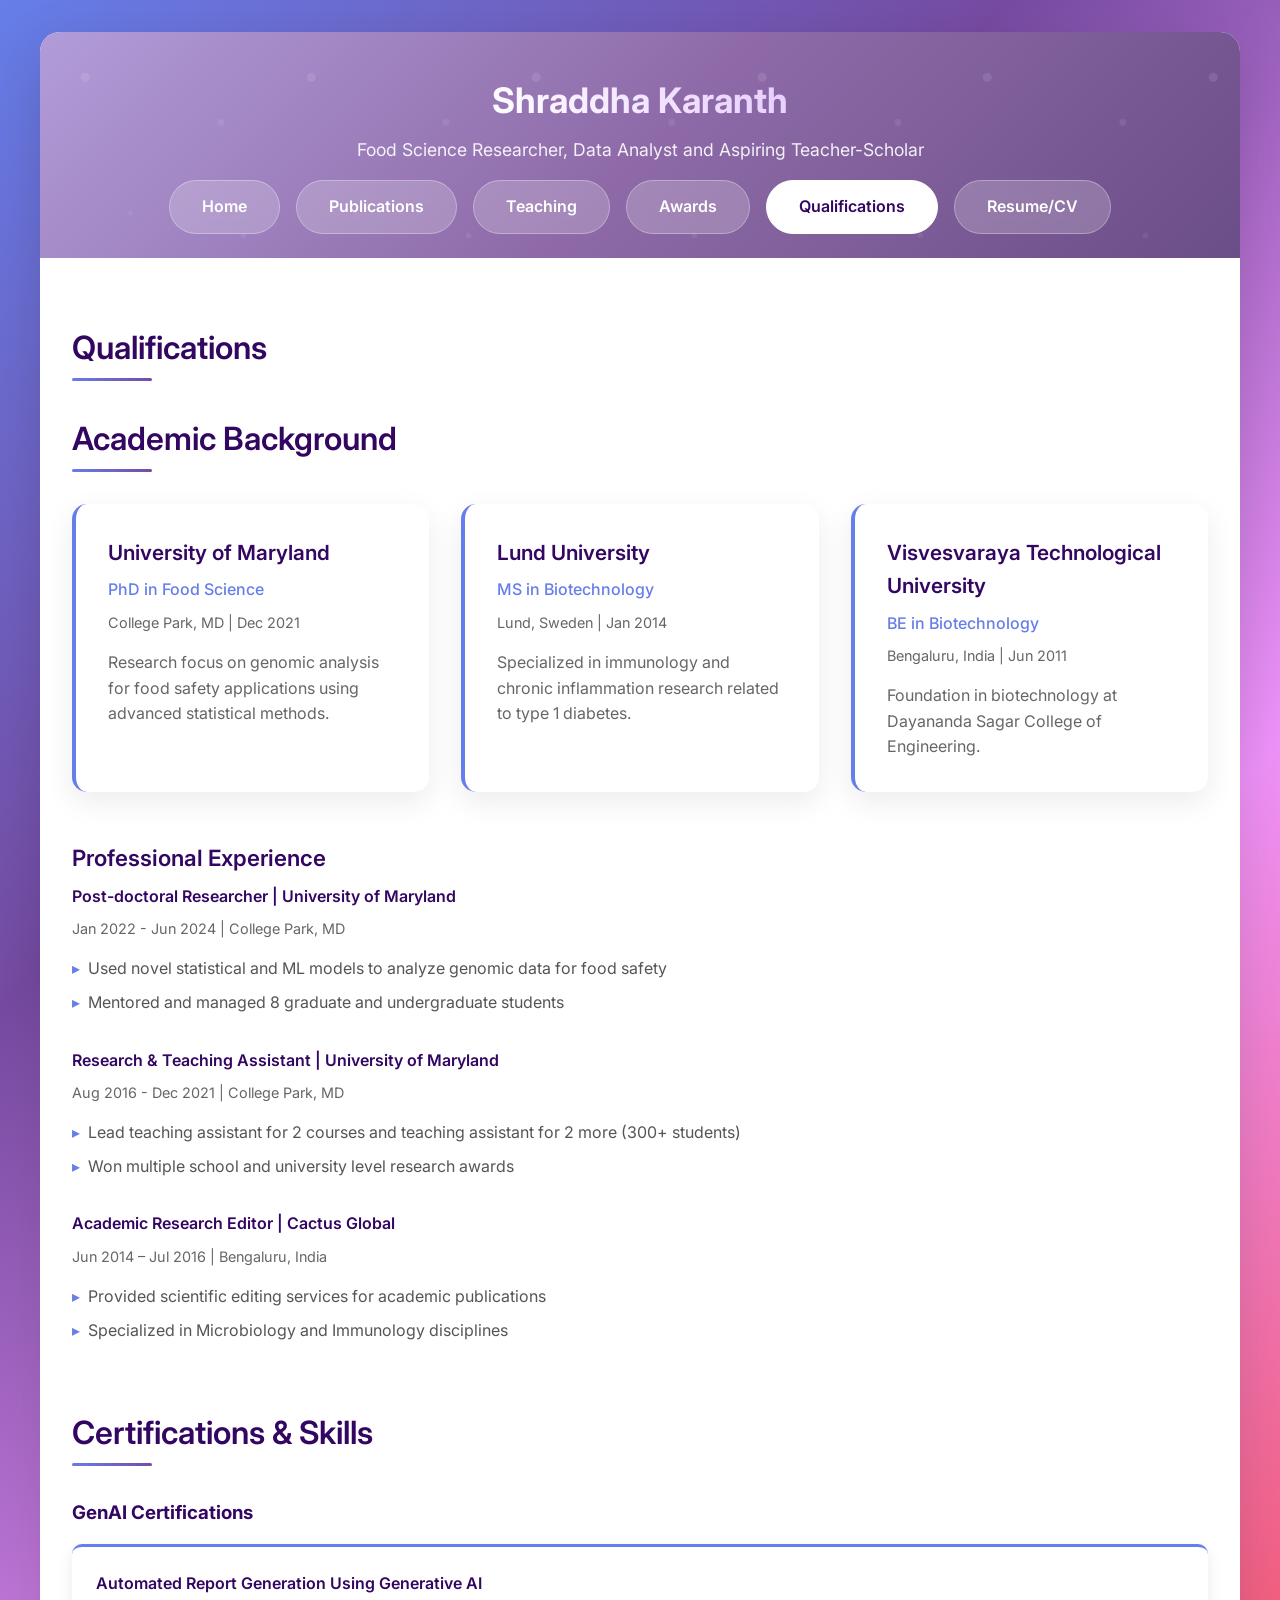
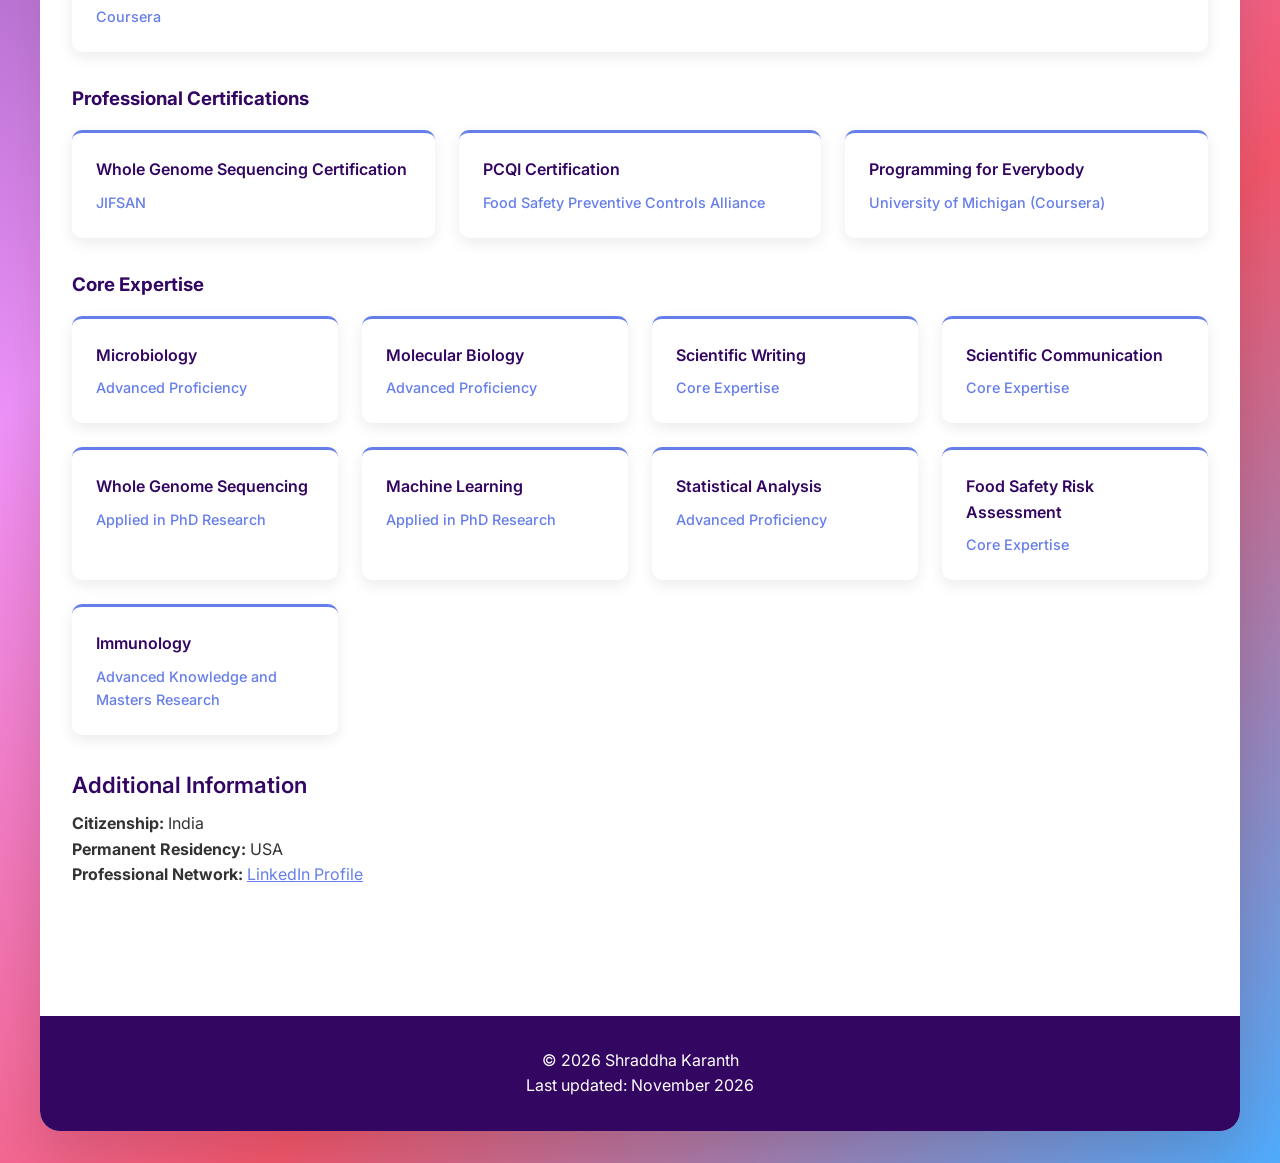
<file: qualifications/index.html>
<!DOCTYPE html>
<html lang="en">
<head>
    <meta charset="UTF-8">
    <meta name="viewport" content="width=device-width, initial-scale=1.0">
    <title>Shraddha Karanth - Qualifications | Education, Experience &amp; Certifications</title>
    <meta name="description" content="Shraddha Karanth holds a Ph.D. in Food Science from the University of Maryland and an M.S. in Biotechnology from Lund University, with whole genome sequencing and PCQI certifications.">
    <meta name="author" content="Shraddha Karanth">
    <meta name="robots" content="index, follow, max-image-preview:large">
    <link rel="canonical" href="https://shraddhakaranth.github.io/qualifications/">

    <!-- Open Graph / Facebook -->
    <meta property="og:type" content="website">
    <meta property="og:site_name" content="Shraddha Karanth">
    <meta property="og:locale" content="en_US">
    <meta property="og:url" content="https://shraddhakaranth.github.io/qualifications/">
    <meta property="og:title" content="Shraddha Karanth - Qualifications | Education, Experience &amp; Certifications">
    <meta property="og:description" content="Shraddha Karanth holds a Ph.D. in Food Science from the University of Maryland and an M.S. in Biotechnology from Lund University, with whole genome sequencing and PCQI certifications.">
    <meta property="og:image" content="https://shraddhakaranth.github.io/images/shraddha.jpeg">
    <meta property="og:image:width" content="221">
    <meta property="og:image:height" content="258">
    <meta property="og:image:alt" content="Shraddha Karanth, food science researcher">

    <!-- Twitter -->
    <meta name="twitter:card" content="summary">
    <meta name="twitter:title" content="Shraddha Karanth - Qualifications | Education, Experience &amp; Certifications">
    <meta name="twitter:description" content="Shraddha Karanth holds a Ph.D. in Food Science from the University of Maryland and an M.S. in Biotechnology from Lund University, with whole genome sequencing and PCQI certifications.">
    <meta name="twitter:image" content="https://shraddhakaranth.github.io/images/shraddha.jpeg">

    <link rel="preconnect" href="https://fonts.googleapis.com">
    <link rel="preconnect" href="https://fonts.gstatic.com" crossorigin>
    <link href="https://fonts.googleapis.com/css2?family=Inter:wght@300;400;500;600;700&display=swap" rel="stylesheet">
    <link rel="stylesheet" href="/assets/css/style.css">

    <script type="application/ld+json">
    {
      "@context": "https://schema.org",
      "@graph": [
        {
          "@type": "WebPage",
          "@id": "https://shraddhakaranth.github.io/qualifications/#webpage",
          "url": "https://shraddhakaranth.github.io/qualifications/",
          "name": "Shraddha Karanth - Qualifications",
          "isPartOf": { "@type": "WebSite", "@id": "https://shraddhakaranth.github.io/#website", "url": "https://shraddhakaranth.github.io/", "name": "Shraddha Karanth" },
          "about": { "@type": "Person", "@id": "https://shraddhakaranth.github.io/#person", "name": "Shraddha Karanth", "url": "https://shraddhakaranth.github.io/" },
          "breadcrumb": { "@id": "https://shraddhakaranth.github.io/qualifications/#breadcrumb" }
        },
        {
          "@type": "BreadcrumbList",
          "@id": "https://shraddhakaranth.github.io/qualifications/#breadcrumb",
          "itemListElement": [
            { "@type": "ListItem", "position": 1, "name": "Home", "item": "https://shraddhakaranth.github.io/" },
            { "@type": "ListItem", "position": 2, "name": "Qualifications", "item": "https://shraddhakaranth.github.io/qualifications/" }
          ]
        }
      ]
    }
    </script>
</head>
<body>
    <div class="container">
        <header class="compact">
            <div class="header-content">
                <p class="site-name"><a href="/">Shraddha Karanth</a></p>
                <p class="subtitle">Food Science Researcher, Data Analyst and Aspiring Teacher-Scholar</p>

                <nav class="nav-buttons" aria-label="Main">
                    <a href="/" class="nav-btn">Home</a>
                    <a href="/publications/" class="nav-btn">Publications</a>
                    <a href="/teaching/" class="nav-btn">Teaching</a>
                    <a href="/awards/" class="nav-btn">Awards</a>
                    <a href="/qualifications/" class="nav-btn" aria-current="page">Qualifications</a>
                    <a href="/cv/" class="nav-btn">Resume/CV</a>
                </nav>
            </div>
        </header>

        <main>
            <h1 class="page-title">Qualifications</h1>

            <section id="academic">
                <h2>Academic Background</h2>
                <div class="education-grid">
                    <div class="education-card">
                        <h3>University of Maryland</h3>
                        <div class="degree">PhD in Food Science</div>
                        <div class="location">College Park, MD | Dec 2021</div>
                        <p style="margin-top: 1rem; color: #666;">Research focus on genomic analysis for food safety applications using advanced statistical methods.</p>
                    </div>

                    <div class="education-card">
                        <h3>Lund University</h3>
                        <div class="degree">MS in Biotechnology</div>
                        <div class="location">Lund, Sweden | Jan 2014</div>
                        <p style="margin-top: 1rem; color: #666;">Specialized in immunology and chronic inflammation research related to type 1 diabetes.</p>
                    </div>

                    <div class="education-card">
                        <h3>Visvesvaraya Technological University</h3>
                        <div class="degree">BE in Biotechnology</div>
                        <div class="location">Bengaluru, India | Jun 2011</div>
                        <p style="margin-top: 1rem; color: #666;">Foundation in biotechnology at Dayananda Sagar College of Engineering.</p>
                    </div>
                </div>

                <div class="experience-item" style="margin-top: 3rem;">
                    <h3>Professional Experience</h3>

                    <div style="margin-bottom: 2rem;">
                        <h4 style="color: #330662; font-weight: 600; margin-bottom: 0.5rem;">Post-doctoral Researcher | University of Maryland</h4>
                        <div class="experience-period">Jan 2022 - Jun 2024 | College Park, MD</div>
                        <ul>
                            <li>Used novel statistical and ML models to analyze genomic data for food safety</li>
                            <li>Mentored and managed 8 graduate and undergraduate students</li>
                        </ul>
                    </div>

                    <div style="margin-bottom: 2rem;">
                        <h4 style="color: #330662; font-weight: 600; margin-bottom: 0.5rem;">Research &amp; Teaching Assistant | University of Maryland</h4>
                        <div class="experience-period">Aug 2016 - Dec 2021 | College Park, MD</div>
                        <ul>
                            <li>Lead teaching assistant for 2 courses and teaching assistant for 2 more (300+ students)</li>
                            <li>Won multiple school and university level research awards</li>
                        </ul>
                    </div>

                    <div>
                        <h4 style="color: #330662; font-weight: 600; margin-bottom: 0.5rem;">Academic Research Editor | Cactus Global</h4>
                        <div class="experience-period">Jun 2014 – Jul 2016 | Bengaluru, India</div>
                        <ul>
                            <li>Provided scientific editing services for academic publications</li>
                            <li>Specialized in Microbiology and Immunology disciplines</li>
                        </ul>
                    </div>
                </div>
            </section>

            <section id="certifications">
                <h2>Certifications &amp; Skills</h2>

                <h3 style="color: #330662; margin-bottom: 1rem;">GenAI Certifications</h3>
                <div class="cert-grid">
                    <div class="cert-item">
                        <h4><a href="https://www.coursera.org/learn/automated-report-generation-using-generative-ai" target="_blank" style="color: #330662; text-decoration: none;">Automated Report Generation Using Generative AI</a></h4>
                        <div class="cert-provider">Coursera</div>
                    </div>
                </div>

                <h3 style="color: #330662; margin: 2rem 0 1rem 0;">Professional Certifications</h3>
                <div class="cert-grid">
                    <div class="cert-item">
                        <h4>Whole Genome Sequencing Certification</h4>
                        <div class="cert-provider">JIFSAN</div>
                    </div>
                    <div class="cert-item">
                        <h4>PCQI Certification</h4>
                        <div class="cert-provider">Food Safety Preventive Controls Alliance</div>
                    </div>
                    <div class="cert-item">
                        <h4>Programming for Everybody</h4>
                        <div class="cert-provider">University of Michigan (Coursera)</div>
                    </div>
                </div>

                <h3 style="color: #330662; margin: 2rem 0 1rem 0;">Core Expertise</h3>
                <div class="cert-grid">
                    <div class="cert-item">
                        <h4>Microbiology</h4>
                        <div class="cert-provider">Advanced Proficiency</div>
                    </div>
                    <div class="cert-item">
                        <h4>Molecular Biology</h4>
                        <div class="cert-provider">Advanced Proficiency</div>
                    </div>
                    <div class="cert-item">
                        <h4>Scientific Writing</h4>
                        <div class="cert-provider">Core Expertise</div>
                    </div>
                    <div class="cert-item">
                        <h4>Scientific Communication</h4>
                        <div class="cert-provider">Core Expertise</div>
                    </div>
                    <div class="cert-item">
                        <h4>Whole Genome Sequencing</h4>
                        <div class="cert-provider">Applied in PhD Research</div>
                    </div>
                    <div class="cert-item">
                        <h4>Machine Learning</h4>
                        <div class="cert-provider">Applied in PhD Research</div>
                    </div>
                    <div class="cert-item">
                        <h4>Statistical Analysis</h4>
                        <div class="cert-provider">Advanced Proficiency</div>
                    </div>
                    <div class="cert-item">
                        <h4>Food Safety Risk Assessment</h4>
                        <div class="cert-provider">Core Expertise</div>
                    </div>
                    <div class="cert-item">
                        <h4>Immunology</h4>
                        <div class="cert-provider">Advanced Knowledge and Masters Research</div>
                    </div>
                </div>

                <div class="experience-item" style="margin-top: 2rem;">
                    <h3>Additional Information</h3>
                    <p><strong>Citizenship:</strong> India</p>
                    <p><strong>Permanent Residency:</strong> USA</p>
                    <p><strong>Professional Network:</strong> <a href="https://www.linkedin.com/in/shraddhakaranth/" style="color: #667eea;">LinkedIn Profile</a></p>
                </div>
            </section>
        </main>

        <footer>
            <p>&copy; 2026 Shraddha Karanth</p>
            <p>Last updated: November 2026</p>
        </footer>
    </div>
</body>
</html>
</file>
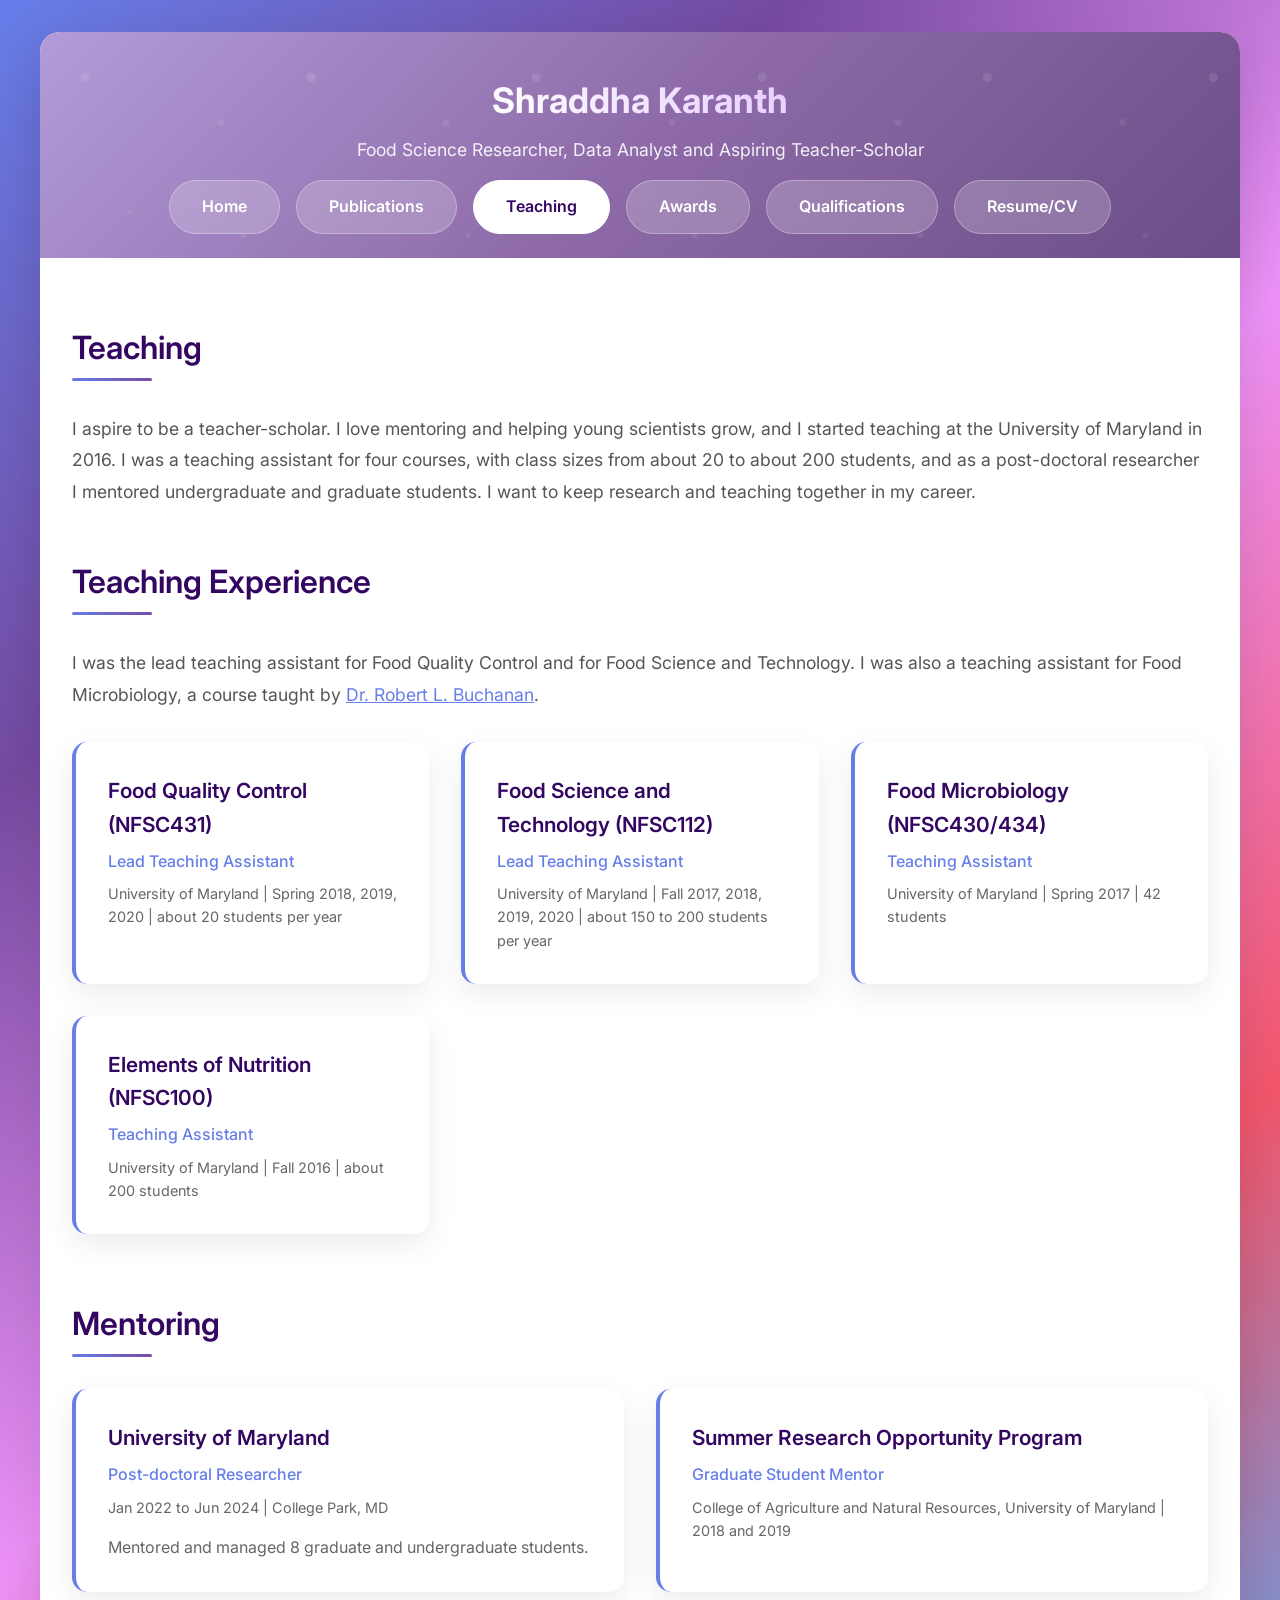
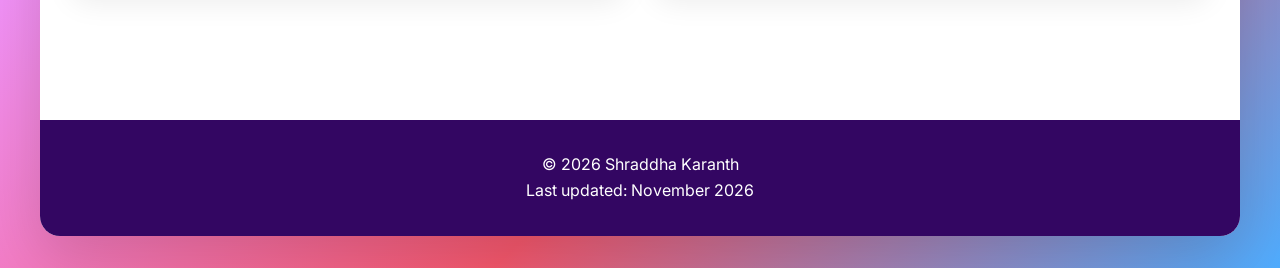
<file: teaching/index.html>
<!DOCTYPE html>
<html lang="en">
<head>
    <meta charset="UTF-8">
    <meta name="viewport" content="width=device-width, initial-scale=1.0">
    <title>Shraddha Karanth - Teaching and Mentoring | Teacher-Scholar in Food Science</title>
    <meta name="description" content="Shraddha Karanth has been a teaching assistant for four food science and nutrition courses at the University of Maryland and has mentored undergraduate and graduate students.">
    <meta name="author" content="Shraddha Karanth">
    <meta name="robots" content="index, follow, max-image-preview:large">
    <link rel="canonical" href="https://shraddhakaranth.github.io/teaching/">

    <!-- Open Graph / Facebook -->
    <meta property="og:type" content="website">
    <meta property="og:site_name" content="Shraddha Karanth">
    <meta property="og:locale" content="en_US">
    <meta property="og:url" content="https://shraddhakaranth.github.io/teaching/">
    <meta property="og:title" content="Shraddha Karanth - Teaching and Mentoring | Teacher-Scholar in Food Science">
    <meta property="og:description" content="Shraddha Karanth has been a teaching assistant for four food science and nutrition courses at the University of Maryland and has mentored undergraduate and graduate students.">
    <meta property="og:image" content="https://shraddhakaranth.github.io/images/shraddha.jpeg">
    <meta property="og:image:width" content="221">
    <meta property="og:image:height" content="258">
    <meta property="og:image:alt" content="Shraddha Karanth, food science researcher">

    <!-- Twitter -->
    <meta name="twitter:card" content="summary">
    <meta name="twitter:title" content="Shraddha Karanth - Teaching and Mentoring | Teacher-Scholar in Food Science">
    <meta name="twitter:description" content="Shraddha Karanth has been a teaching assistant for four food science and nutrition courses at the University of Maryland and has mentored undergraduate and graduate students.">
    <meta name="twitter:image" content="https://shraddhakaranth.github.io/images/shraddha.jpeg">

    <link rel="preconnect" href="https://fonts.googleapis.com">
    <link rel="preconnect" href="https://fonts.gstatic.com" crossorigin>
    <link href="https://fonts.googleapis.com/css2?family=Inter:wght@300;400;500;600;700&display=swap" rel="stylesheet">
    <link rel="stylesheet" href="/assets/css/style.css">

    <script type="application/ld+json">
    {
      "@context": "https://schema.org",
      "@graph": [
        {
          "@type": "WebPage",
          "@id": "https://shraddhakaranth.github.io/teaching/#webpage",
          "url": "https://shraddhakaranth.github.io/teaching/",
          "name": "Shraddha Karanth - Teaching and Mentoring",
          "isPartOf": { "@type": "WebSite", "@id": "https://shraddhakaranth.github.io/#website", "url": "https://shraddhakaranth.github.io/", "name": "Shraddha Karanth" },
          "about": { "@type": "Person", "@id": "https://shraddhakaranth.github.io/#person", "name": "Shraddha Karanth", "url": "https://shraddhakaranth.github.io/" },
          "breadcrumb": { "@id": "https://shraddhakaranth.github.io/teaching/#breadcrumb" }
        },
        {
          "@type": "BreadcrumbList",
          "@id": "https://shraddhakaranth.github.io/teaching/#breadcrumb",
          "itemListElement": [
            { "@type": "ListItem", "position": 1, "name": "Home", "item": "https://shraddhakaranth.github.io/" },
            { "@type": "ListItem", "position": 2, "name": "Teaching", "item": "https://shraddhakaranth.github.io/teaching/" }
          ]
        }
      ]
    }
    </script>
</head>
<body>
    <div class="container">
        <header class="compact">
            <div class="header-content">
                <p class="site-name"><a href="/">Shraddha Karanth</a></p>
                <p class="subtitle">Food Science Researcher, Data Analyst and Aspiring Teacher-Scholar</p>

                <nav class="nav-buttons" aria-label="Main">
                    <a href="/" class="nav-btn">Home</a>
                    <a href="/publications/" class="nav-btn">Publications</a>
                    <a href="/teaching/" class="nav-btn" aria-current="page">Teaching</a>
                    <a href="/awards/" class="nav-btn">Awards</a>
                    <a href="/qualifications/" class="nav-btn">Qualifications</a>
                    <a href="/cv/" class="nav-btn">Resume/CV</a>
                </nav>
            </div>
        </header>

        <main>
            <h1 class="page-title">Teaching</h1>
            <p class="page-intro">I aspire to be a teacher-scholar. I love mentoring and helping young scientists grow, and I started teaching at the University of Maryland in 2016. I was a teaching assistant for four courses, with class sizes from about 20 to about 200 students, and as a post-doctoral researcher I mentored undergraduate and graduate students. I want to keep research and teaching together in my career.</p>

            <section id="teaching-experience">
                <h2>Teaching Experience</h2>
                <p class="page-intro" style="margin-bottom: 2rem;">I was the lead teaching assistant for Food Quality Control and for Food Science and Technology. I was also a teaching assistant for Food Microbiology, a course taught by <a href="https://en.wikipedia.org/wiki/Robert_L._Buchanan" target="_blank" rel="noopener" style="color: #667eea; white-space: nowrap;">Dr. Robert L. Buchanan</a>.</p>
                <div class="education-grid">
                    <div class="education-card">
                        <h3>Food Quality Control (NFSC431)</h3>
                        <div class="degree">Lead Teaching Assistant</div>
                        <div class="location">University of Maryland | Spring 2018, 2019, 2020 | about 20 students per year</div>
                    </div>

                    <div class="education-card">
                        <h3>Food Science and Technology (NFSC112)</h3>
                        <div class="degree">Lead Teaching Assistant</div>
                        <div class="location">University of Maryland | Fall 2017, 2018, 2019, 2020 | about 150 to 200 students per year</div>
                    </div>

                    <div class="education-card">
                        <h3>Food Microbiology (NFSC430/434)</h3>
                        <div class="degree">Teaching Assistant</div>
                        <div class="location">University of Maryland | Spring 2017 | 42 students</div>
                    </div>

                    <div class="education-card">
                        <h3>Elements of Nutrition (NFSC100)</h3>
                        <div class="degree">Teaching Assistant</div>
                        <div class="location">University of Maryland | Fall 2016 | about 200 students</div>
                    </div>
                </div>
            </section>

            <section id="mentoring">
                <h2>Mentoring</h2>
                <div class="education-grid">
                    <div class="education-card">
                        <h3>University of Maryland</h3>
                        <div class="degree">Post-doctoral Researcher</div>
                        <div class="location">Jan 2022 to Jun 2024 | College Park, MD</div>
                        <p style="margin-top: 1rem; color: #666;">Mentored and managed 8 graduate and undergraduate students.</p>
                    </div>

                    <div class="education-card">
                        <h3>Summer Research Opportunity Program</h3>
                        <div class="degree">Graduate Student Mentor</div>
                        <div class="location">College of Agriculture and Natural Resources, University of Maryland | 2018 and 2019</div>
                    </div>
                </div>
            </section>
        </main>

        <footer>
            <p>&copy; 2026 Shraddha Karanth</p>
            <p>Last updated: November 2026</p>
        </footer>
    </div>
</body>
</html>
</file>
<file: assets/css/style.css>
* {
    margin: 0;
    padding: 0;
    box-sizing: border-box;
}

body {
    font-family: 'Inter', sans-serif;
    line-height: 1.6;
    color: #333;
    background: linear-gradient(135deg, #667eea 0%, #764ba2 25%, #f093fb 50%, #f5576c 75%, #4facfe 100%);
    min-height: 100vh;
}

.container {
    max-width: 1200px;
    margin: 0 auto;
    background: white;
    box-shadow: 0 20px 60px rgba(0,0,0,0.15);
    border-radius: 20px;
    overflow: hidden;
    margin-top: 2rem;
    margin-bottom: 2rem;
}

header {
    background: linear-gradient(135deg, #b19cd9 0%, #8e6ba8 50%, #6b4d87 100%);
    color: white;
    text-align: center;
    padding: 4rem 2rem 2rem 2rem;
    position: relative;
    overflow: hidden;
}

header.compact {
    padding: 2.5rem 2rem 1.5rem 2rem;
}

header::before {
    content: '';
    position: absolute;
    top: 0;
    left: 0;
    right: 0;
    bottom: 0;
    background: url('data:image/svg+xml,<svg xmlns="http://www.w3.org/2000/svg" viewBox="0 0 100 100"><circle cx="20" cy="20" r="2" fill="rgba(255,255,255,0.1)"/><circle cx="80" cy="40" r="1.5" fill="rgba(255,255,255,0.08)"/><circle cx="40" cy="80" r="1" fill="rgba(255,255,255,0.06)"/><circle cx="90" cy="90" r="1.2" fill="rgba(255,255,255,0.07)"/></svg>') repeat;
    animation: float 20s infinite linear;
}

@keyframes float {
    0% { transform: translateY(0) rotate(0deg); }
    100% { transform: translateY(-100px) rotate(360deg); }
}

.header-content {
    position: relative;
    z-index: 2;
}

header h1 {
    font-size: 3rem;
    font-weight: 700;
    margin-bottom: 1rem;
    background: linear-gradient(45deg, #ffffff, #e6ccff);
    -webkit-background-clip: text;
    -webkit-text-fill-color: transparent;
    background-clip: text;
}

.site-name {
    font-size: 2.2rem;
    font-weight: 700;
    margin-bottom: 0.5rem;
}

.site-name a {
    text-decoration: none;
    background: linear-gradient(45deg, #ffffff, #e6ccff);
    -webkit-background-clip: text;
    -webkit-text-fill-color: transparent;
    background-clip: text;
}

.subtitle {
    font-size: 1.4rem;
    font-weight: 400;
    margin-bottom: 2rem;
    opacity: 0.9;
}

header.compact .subtitle {
    font-size: 1.1rem;
    margin-bottom: 1rem;
}

.nav-buttons {
    display: flex;
    justify-content: center;
    gap: 1rem;
    flex-wrap: wrap;
    margin-top: 2rem;
}

header.compact .nav-buttons {
    margin-top: 1rem;
}

.nav-btn {
    background: rgba(255,255,255,0.2);
    color: white;
    padding: 0.8rem 2rem;
    border-radius: 50px;
    text-decoration: none;
    font-weight: 600;
    transition: all 0.3s ease;
    backdrop-filter: blur(10px);
    border: 1px solid rgba(255,255,255,0.3);
}

.nav-btn:hover {
    background: rgba(255,255,255,0.3);
    transform: translateY(-3px);
    box-shadow: 0 10px 20px rgba(0,0,0,0.2);
}

.nav-btn[aria-current="page"] {
    background: #fff;
    color: #330662;
    border-color: #fff;
}

.about-section {
    background: linear-gradient(135deg, #f8fafc 0%, #e6f3ff 100%);
    padding: 4rem 2rem;
    text-align: center;
    border-bottom: 1px solid #e6e6e6;
}

.profile-photo {
    width: 200px;
    height: 200px;
    border-radius: 50%;
    margin: 0 auto 2rem auto;
    background: linear-gradient(135deg, #667eea 0%, #764ba2 100%);
    display: flex;
    align-items: center;
    justify-content: center;
    box-shadow: 0 15px 35px rgba(0,0,0,0.1);
    position: relative;
    overflow: hidden;
}

.profile-photo img {
    width: 100%;
    height: 100%;
    object-fit: cover;
    object-position: center;
    display: block;
}

.profile-photo::before {
    content: '';
    position: absolute;
    top: 0;
    left: 0;
    right: 0;
    bottom: 0;
    background: url('data:image/svg+xml,<svg xmlns="http://www.w3.org/2000/svg" viewBox="0 0 100 100"><circle cx="30" cy="30" r="1.5" fill="rgba(255,255,255,0.05)"/><circle cx="70" cy="50" r="1" fill="rgba(255,255,255,0.03)"/><circle cx="50" cy="80" r="0.8" fill="rgba(255,255,255,0.02)"/></svg>') repeat;
    animation: float 15s infinite linear;
}

.about-text {
    max-width: 800px;
    margin: 0 auto;
    font-size: 1.1rem;
    line-height: 1.8;
    color: #555;
    text-align: justify;
}

.about-text h2 {
    color: #330662;
    font-size: 2rem;
    font-weight: 600;
    margin-bottom: 1.5rem;
}

main {
    padding: 4rem 2rem;
}

section {
    margin-bottom: 4rem;
}

section h2,
.page-title {
    font-size: 2rem;
    font-weight: 600;
    margin-bottom: 2rem;
    color: #330662;
    position: relative;
    padding-bottom: 0.5rem;
}

section h2::after,
.page-title::after {
    content: '';
    position: absolute;
    bottom: 0;
    left: 0;
    width: 80px;
    height: 3px;
    background: linear-gradient(45deg, #667eea, #764ba2);
    border-radius: 2px;
}

.page-intro {
    margin-bottom: 3rem;
    font-size: 1.1rem;
    line-height: 1.8;
    color: #555;
}

.highlight-stats {
    background: linear-gradient(135deg, #f5f7fa 0%, #e6f3ff 100%);
    padding: 3rem 2rem;
    border-radius: 20px;
    margin: 2rem 0;
    text-align: center;
}

.stats-grid {
    display: grid;
    grid-template-columns: repeat(auto-fit, minmax(min(200px, 100%), 1fr));
    gap: 2rem;
    margin-top: 2rem;
}

.stat-item {
    background: white;
    padding: 1.5rem;
    border-radius: 15px;
    box-shadow: 0 5px 20px rgba(0,0,0,0.08);
}

.stat-number {
    font-size: 2.5rem;
    font-weight: 700;
    color: #667eea;
    margin-bottom: 0.5rem;
}

.stat-label {
    color: #666;
    font-weight: 500;
}

.education-grid {
    display: grid;
    grid-template-columns: repeat(auto-fit, minmax(min(300px, 100%), 1fr));
    gap: 2rem;
}

.education-card {
    background: white;
    border-radius: 15px;
    padding: 2rem;
    box-shadow: 0 10px 30px rgba(0,0,0,0.08);
    transition: transform 0.3s ease;
    border-left: 4px solid #667eea;
}

.education-card:hover {
    transform: translateY(-5px);
}

.education-card h3 {
    color: #330662;
    font-size: 1.3rem;
    font-weight: 600;
    margin-bottom: 0.5rem;
}

.education-card .degree {
    color: #667eea;
    font-weight: 500;
    margin-bottom: 0.5rem;
}

.education-card .location {
    color: #666;
    font-size: 0.9rem;
}

.paper-grid {
    display: grid;
    grid-template-columns: repeat(auto-fit, minmax(min(400px, 100%), 1fr));
    gap: 1.5rem;
}

.paper-item {
    background: white;
    padding: 1.5rem;
    border-radius: 10px;
    box-shadow: 0 5px 20px rgba(0,0,0,0.08);
    border-left: 4px solid #667eea;
    transition: transform 0.3s ease;
}

.paper-item:hover {
    transform: translateY(-3px);
}

.paper-title {
    color: #330662;
    font-size: 1.1rem;
    font-weight: 600;
    margin-bottom: 0.5rem;
    line-height: 1.4;
}

.paper-authors {
    color: #555;
    font-size: 0.95rem;
    margin-bottom: 0.3rem;
}

.paper-journal {
    color: #667eea;
    font-weight: 500;
    font-size: 0.9rem;
    margin-bottom: 0.5rem;
}

.paper-citation {
    color: #666;
    font-size: 0.85rem;
    display: flex;
    align-items: center;
}

.citation-arrow {
    color: #667eea;
    margin-right: 0.5rem;
    font-weight: bold;
}

.award-item {
    background: #f8fafc;
    padding: 1.5rem;
    border-radius: 10px;
    border-left: 4px solid #667eea;
    transition: transform 0.3s ease;
}

.award-item:hover {
    transform: translateX(5px);
}

.awards-list {
    display: grid;
    grid-template-columns: repeat(auto-fit, minmax(min(280px, 100%), 1fr));
    gap: 1.5rem;
}

.cert-grid {
    display: grid;
    grid-template-columns: repeat(auto-fit, minmax(min(250px, 100%), 1fr));
    gap: 1.5rem;
}

.cert-item {
    background: white;
    padding: 1.5rem;
    border-radius: 10px;
    box-shadow: 0 5px 15px rgba(0,0,0,0.08);
    border-top: 3px solid #667eea;
}

.cert-item h4 {
    color: #330662;
    font-weight: 600;
    margin-bottom: 0.5rem;
}

.cert-provider {
    color: #667eea;
    font-weight: 500;
    font-size: 0.9rem;
}

.experience-item h3 {
    color: #330662;
    font-size: 1.4rem;
    font-weight: 600;
    margin-bottom: 0.5rem;
}

.experience-role {
    color: #667eea;
    font-weight: 500;
    margin-bottom: 0.5rem;
}

.experience-period {
    color: #666;
    font-size: 0.9rem;
    margin-bottom: 1rem;
}

.experience-item ul {
    list-style-type: none;
    padding-left: 0;
}

.experience-item li {
    color: #555;
    margin-bottom: 0.5rem;
    padding-left: 1rem;
    position: relative;
}

.experience-item li::before {
    content: '▸';
    color: #667eea;
    position: absolute;
    left: 0;
}

footer {
    background: #330662;
    color: white;
    text-align: center;
    padding: 2rem;
}

@media (max-width: 768px) {
    header h1 {
        font-size: 2.2rem;
    }

    .site-name {
        font-size: 1.8rem;
    }

    .container {
        margin: 1rem;
        border-radius: 15px;
    }

    main {
        padding: 2rem 1rem;
    }

    header {
        padding: 3rem 1rem 2rem 1rem;
    }

    header.compact {
        padding: 2rem 1rem 1.5rem 1rem;
    }

    .about-section {
        padding: 3rem 1rem;
    }

    .profile-photo {
        width: 150px;
        height: 150px;
        font-size: 3rem;
    }

    .nav-buttons {
        gap: 0.5rem;
    }

    .nav-btn {
        padding: 0.6rem 1rem;
    }
}

@media (prefers-reduced-motion: reduce) {
    header::before,
    .profile-photo::before {
        animation: none;
    }
}
</file>
